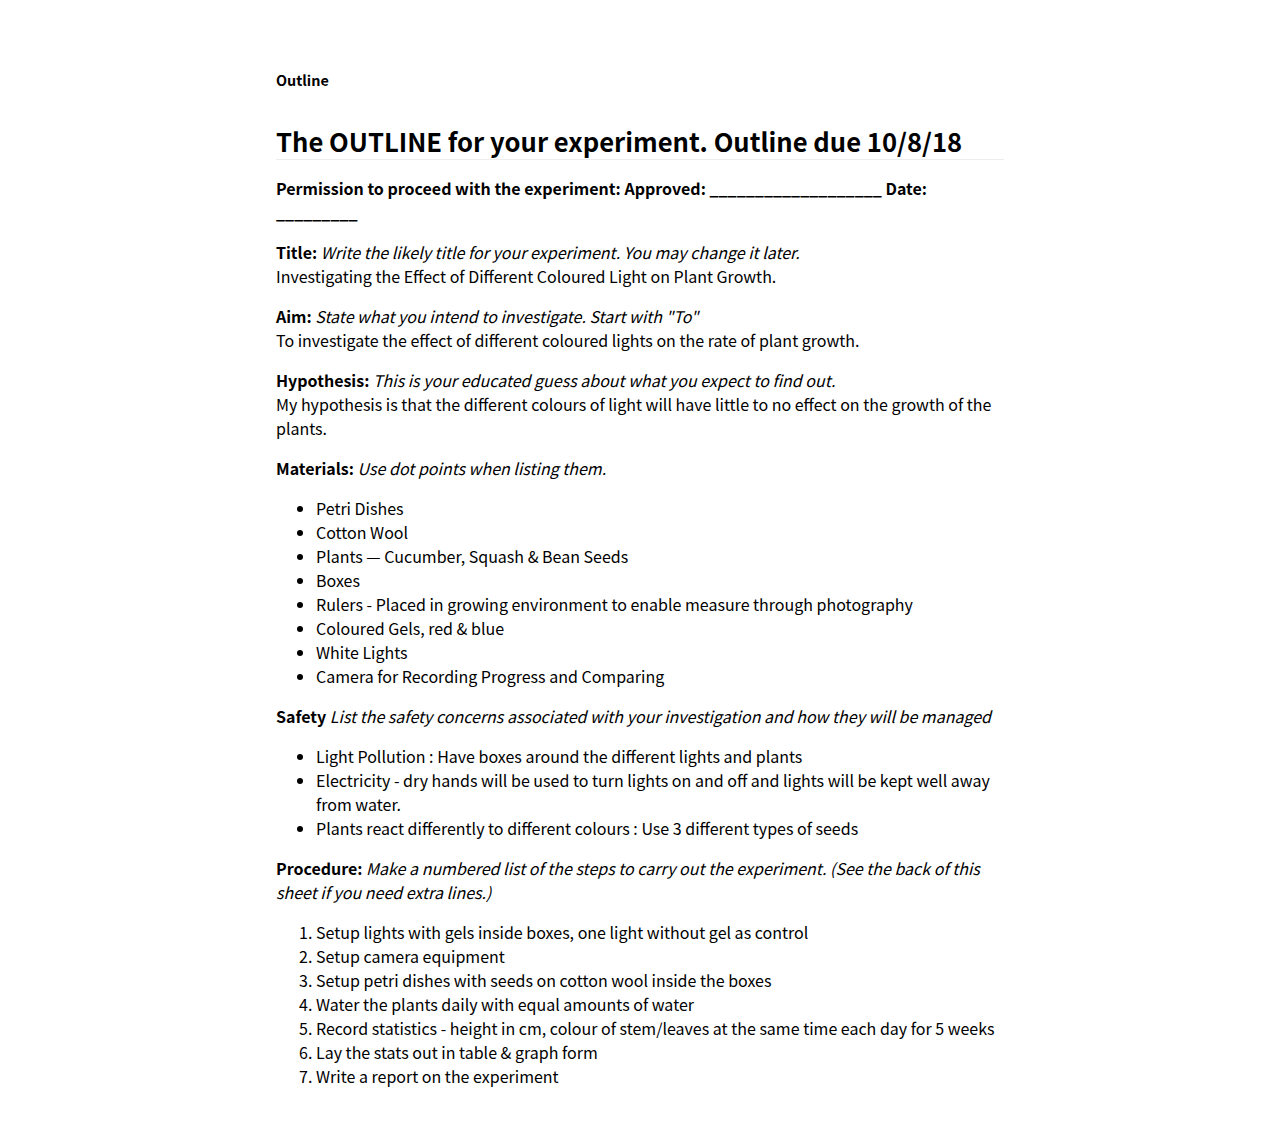
<file: Outline/index.html>
<!DOCTYPE html><html>

<head>
<meta charset="utf-8">
<title>Outline</title>
<style>
html,body{ font-family: "SF UI Display", ".PingFang SC","PingFang SC", "Neue Haas Grotesk Text Pro", "Arial Nova", "Segoe UI", "Microsoft YaHei", "Microsoft JhengHei", "Helvetica Neue", "Source Han Sans SC", "Noto Sans CJK SC", "Source Han Sans CN", "Noto Sans SC", "Source Han Sans TC", "Noto Sans CJK TC", "Hiragino Sans GB", sans-serif;
  font-size: 16px;
  color:#222
  -webkit-text-size-adjust:none;  min-width: 200px;
  max-width: 760px;
  margin: 0 auto; padding: 1rem;
  line-height: 1.5rem;

}
h1,h2,h3,h4,h5,h6{font-family: "PT Sans","SF UI Display", ".PingFang SC","PingFang SC", "Neue Haas Grotesk Text Pro", "Arial Nova", "Segoe UI", "Microsoft YaHei", "Microsoft JhengHei", "Helvetica Neue", "Source Han Sans SC", "Noto Sans CJK SC", "Source Han Sans CN", "Noto Sans SC", "Source Han Sans TC", "Noto Sans CJK TC", "Hiragino Sans GB", sans-serif;
text-rendering:optimizelegibility;margin-bottom:1em;font-weight:bold; line-height: 1.8rem;

}
h1,h2{position:relative;padding-top:1rem;padding-bottom:0.2rem;margin-bottom:1rem;
border-bottom: solid 1px #eee;  
}
h2{padding-top:0.8rem;padding-bottom:0.2rem;}
h1{ font-size: 1.6rem;}
h2{ font-size: 1.4rem;}
h3{ font-size: 1.2rem;}
h4{ font-size: 1.1rem;}
h5{ font-size: 1.0rem;}
h6{ font-size: 0.9rem;}

table{border-collapse:collapse;border-spacing:0;
  margin-top: 0.8rem;
  margin-bottom: 1.4rem;
}
tr{  background-color: #fff;
  border-top: 1px solid #ccc;}
th,td{padding: 5px 14px;
  border: 1px solid #ddd;}

blockquote{font-style:italic;font-size:1.1em;line-height:1.5em;padding-left:1em; border-left:4px solid #D5D5D5;    margin-left: 0;
    margin-right: 0;
    margin-bottom: 1.5rem; }

a{color:#1863a1}
a:hover{color: #1b438d;}
pre,code,p code,li code{font-family:Menlo,Monaco,"Andale Mono","lucida console","Courier New",monospace}

pre{-webkit-border-radius:0.4em;-moz-border-radius:0.4em;-ms-border-radius:0.4em;-o-border-radius:0.4em;border-radius:0.4em;border:1px solid #e7dec3;line-height:1.45em;font-size:0.9rem;margin-bottom:2.1em;padding:.8em 1em;color:#586e75;overflow:auto; background-color:#fdf6e3;}

:not(pre) > code{display:inline-block;white-space:no-wrap;background:#fff;font-size:0.9rem;line-height:1.5em;color:#555;border:1px solid #ddd;-webkit-border-radius:0.4em;-moz-border-radius:0.4em;-ms-border-radius:0.4em;-o-border-radius:0.4em;border-radius:0.4em;padding:0 .3em;margin:-1px 4px;}
pre code{font-size:1em !important;background:none;border:none}

img{max-width:100%;padding: 8px 0px;}


hr {
  height: 0;
  margin: 15px 0;
  overflow: hidden;
  background: transparent;
  border: 0;
  border-bottom: 1px solid #ddd;
}

/* PrismJS 1.14.0
https://prismjs.com/download.html#themes=prism-solarizedlight&languages=markup+css+clike+javascript */
/*
 Solarized Color Schemes originally by Ethan Schoonover
 http://ethanschoonover.com/solarized

 Ported for PrismJS by Hector Matos
 Website: https://krakendev.io
 Twitter Handle: https://twitter.com/allonsykraken)
*/

/*
SOLARIZED HEX
--------- -------
base03    #002b36
base02    #073642
base01    #586e75
base00    #657b83
base0     #839496
base1     #93a1a1
base2     #eee8d5
base3     #fdf6e3
yellow    #b58900
orange    #cb4b16
red       #dc322f
magenta   #d33682
violet    #6c71c4
blue      #268bd2
cyan      #2aa198
green     #859900
*/

code[class*="language-"],
pre[class*="language-"] {
  color: #657b83; /* base00 */
  font-family: Consolas, Monaco, 'Andale Mono', 'Ubuntu Mono', monospace;
  text-align: left;
  white-space: pre;
  word-spacing: normal;
  word-break: normal;
  word-wrap: normal;

  line-height: 1.5;

  -moz-tab-size: 4;
  -o-tab-size: 4;
  tab-size: 4;

  -webkit-hyphens: none;
  -moz-hyphens: none;
  -ms-hyphens: none;
  hyphens: none;
}

pre[class*="language-"]::-moz-selection, pre[class*="language-"] ::-moz-selection,
code[class*="language-"]::-moz-selection, code[class*="language-"] ::-moz-selection {
  background: #073642; /* base02 */
}

pre[class*="language-"]::selection, pre[class*="language-"] ::selection,
code[class*="language-"]::selection, code[class*="language-"] ::selection {
  background: #073642; /* base02 */
}

/* Code blocks */
pre[class*="language-"] {
  padding: 1em;
  margin: .5em 0;
  overflow: auto;
  border-radius: 0.3em;
}

:not(pre) > code[class*="language-"],
pre[class*="language-"] {
  background-color: #fdf6e3; /* base3 */
}

/* Inline code */
:not(pre) > code[class*="language-"] {
  padding: .1em;
  border-radius: .3em;
}

.token.comment,
.token.prolog,
.token.doctype,
.token.cdata {
  color: #93a1a1; /* base1 */
}

.token.punctuation {
  color: #586e75; /* base01 */
}

.namespace {
  opacity: .7;
}

.token.property,
.token.tag,
.token.boolean,
.token.number,
.token.constant,
.token.symbol,
.token.deleted {
  color: #268bd2; /* blue */
}

.token.selector,
.token.attr-name,
.token.string,
.token.char,
.token.builtin,
.token.url,
.token.inserted {
  color: #2aa198; /* cyan */
}

.token.entity {
  color: #657b83; /* base00 */
  background: #eee8d5; /* base2 */
}

.token.atrule,
.token.attr-value,
.token.keyword {
  color: #859900; /* green */
}

.token.function,
.token.class-name {
  color: #b58900; /* yellow */
}

.token.regex,
.token.important,
.token.variable {
  color: #cb4b16; /* orange */
}

.token.important,
.token.bold {
  font-weight: bold;
}
.token.italic {
  font-style: italic;
}

.token.entity {
  cursor: help;
}

pre[class*="language-"].line-numbers {
    position: relative;
    padding-left: 3.8em;
    counter-reset: linenumber;
}

pre[class*="language-"].line-numbers > code {
    position: relative;
    white-space: inherit;
}

.line-numbers .line-numbers-rows {
    position: absolute;
    pointer-events: none;
    top: 0;
    font-size: 100%;
    left: -3.8em;
    width: 3em; /* works for line-numbers below 1000 lines */
    letter-spacing: -1px;
    border-right: 1px solid #999;

    -webkit-user-select: none;
    -moz-user-select: none;
    -ms-user-select: none;
    user-select: none;

}

    .line-numbers-rows > span {
        pointer-events: none;
        display: block;
        counter-increment: linenumber;
    }

        .line-numbers-rows > span:before {
            content: counter(linenumber);
            color: #999;
            display: block;
            padding-right: 0.8em;
            text-align: right;
        }



</style>

<style> @media print{ code[class*="language-"],pre[class*="language-"]{overflow: visible; word-wrap: break-word !important;} }</style></head><body><div class="markdown-body">
<h6 id="toc_0">Outline</h6>

<h1 id="toc_1"><strong>The OUTLINE for your experiment. Outline due 10/8/18</strong></h1>

<p><strong>Permission to proceed with the experiment:     Approved: ___________________ Date: _________</strong></p>

<p><strong>Title:</strong> <em>Write the likely title for your experiment. You may change it later.</em><br/>
Investigating the Effect of Different Coloured Light on Plant Growth.</p>

<p><strong>Aim:</strong> <em>State what you intend to investigate. Start with &quot;To&quot;</em><br/>
To investigate the effect of different coloured lights on the rate of plant growth.</p>

<p><strong>Hypothesis:</strong> <em>This is your educated guess about what you expect to find out.</em><br/>
My hypothesis is that the different colours of light will have little to no effect on the growth of the plants.</p>

<p><strong>Materials:</strong> <em>Use dot points when listing them.</em></p>

<ul>
<li>Petri Dishes</li>
<li>Cotton Wool</li>
<li>Plants — Cucumber, Squash &amp; Bean Seeds</li>
<li>Boxes</li>
<li>Rulers - Placed in growing environment to enable measure through photography</li>
<li>Coloured Gels, red &amp; blue</li>
<li>White Lights</li>
<li>Camera for Recording Progress and Comparing</li>
</ul>

<p><strong>Safety</strong> <em>List the safety concerns associated with your investigation and how they will be managed</em></p>

<ul>
<li>Light Pollution : Have boxes around the different lights and plants</li>
<li>Electricity - dry hands will be used to turn lights on and off and lights will be kept well away from water.</li>
<li>Plants react differently to different colours : Use 3 different types of seeds</li>
</ul>

<p><strong>Procedure:</strong> <em>Make a numbered list of the steps to carry out the experiment. (See the back of this sheet if you need extra lines.)</em></p>

<ol>
<li>Setup lights with gels inside boxes, one light without gel as control</li>
<li>Setup camera equipment</li>
<li>Setup petri dishes with seeds on cotton wool inside the boxes</li>
<li>Water the plants daily with equal amounts of water</li>
<li>Record statistics - height in cm, colour of stem/leaves at the same time each day for 5 weeks</li>
<li>Lay the stats out in table &amp; graph form</li>
<li>Write a report on the experiment</li>
</ol>

</div></body>

</html>
</file>
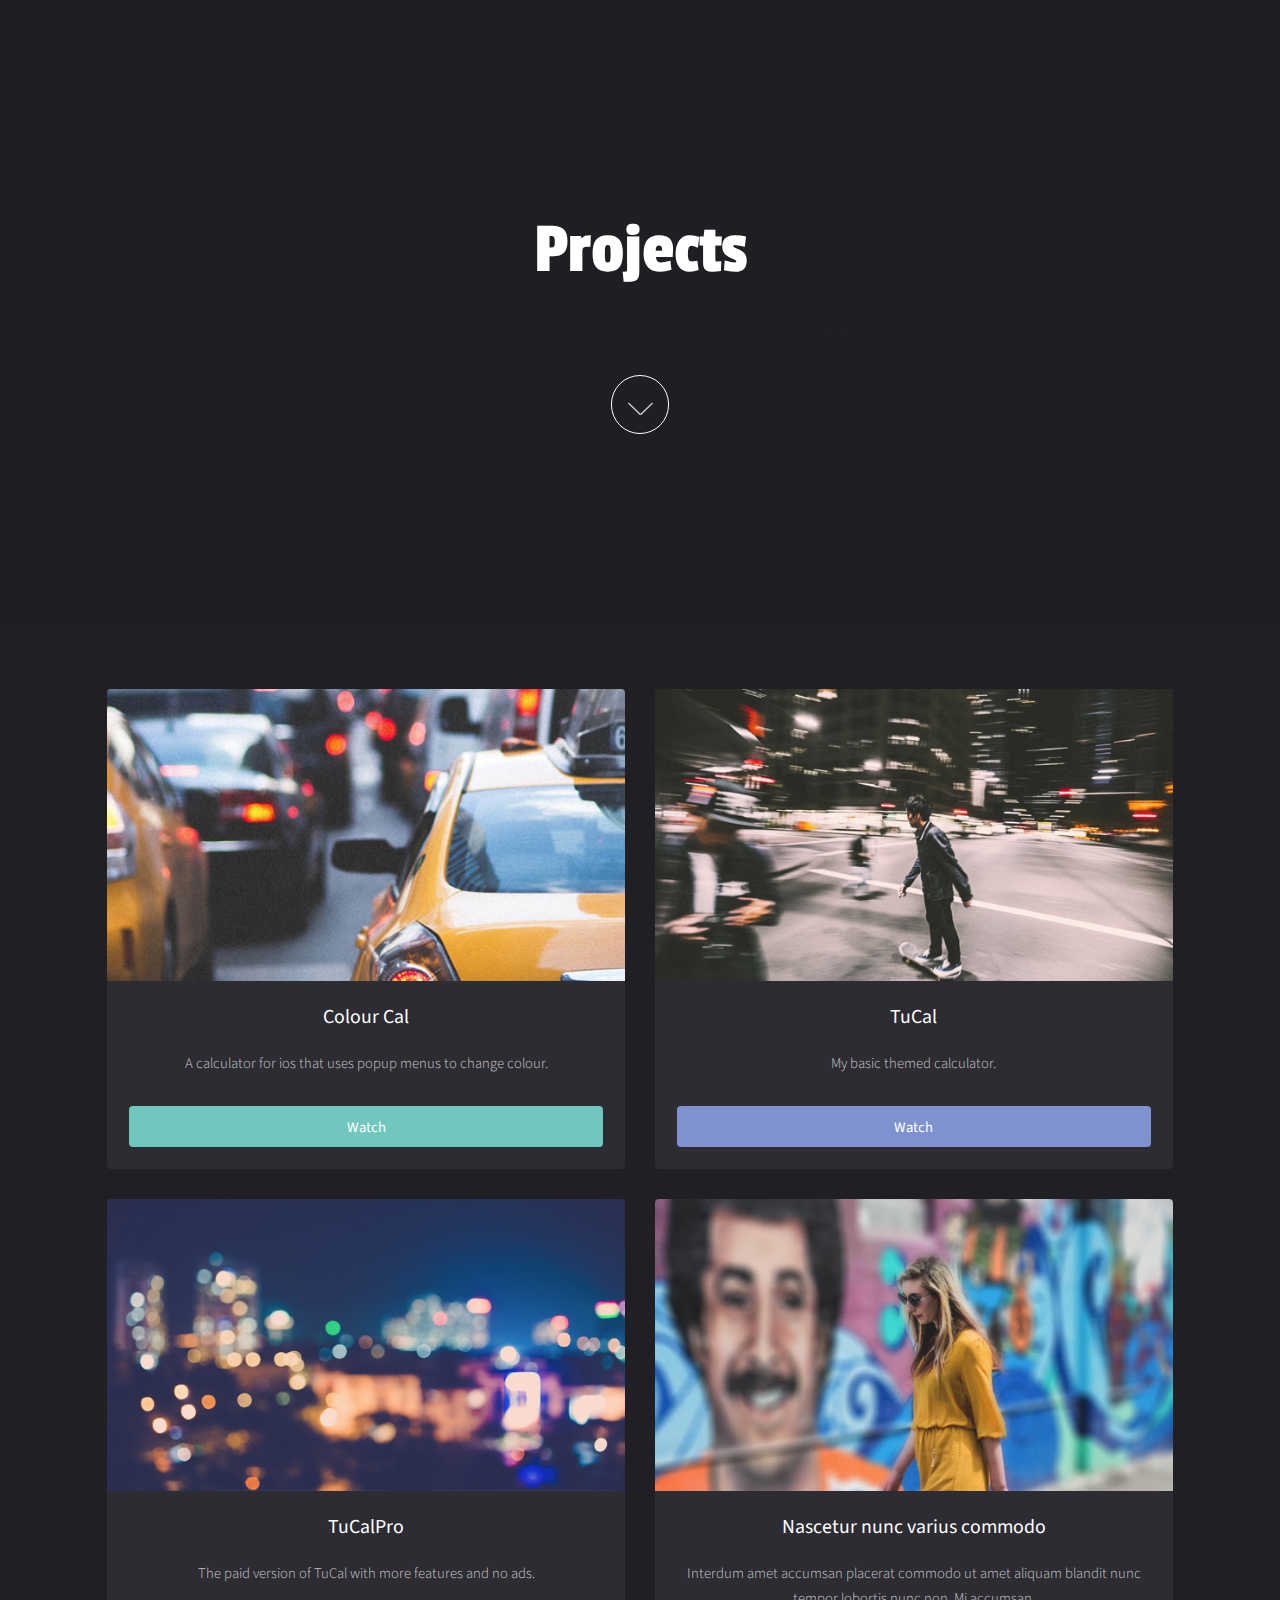
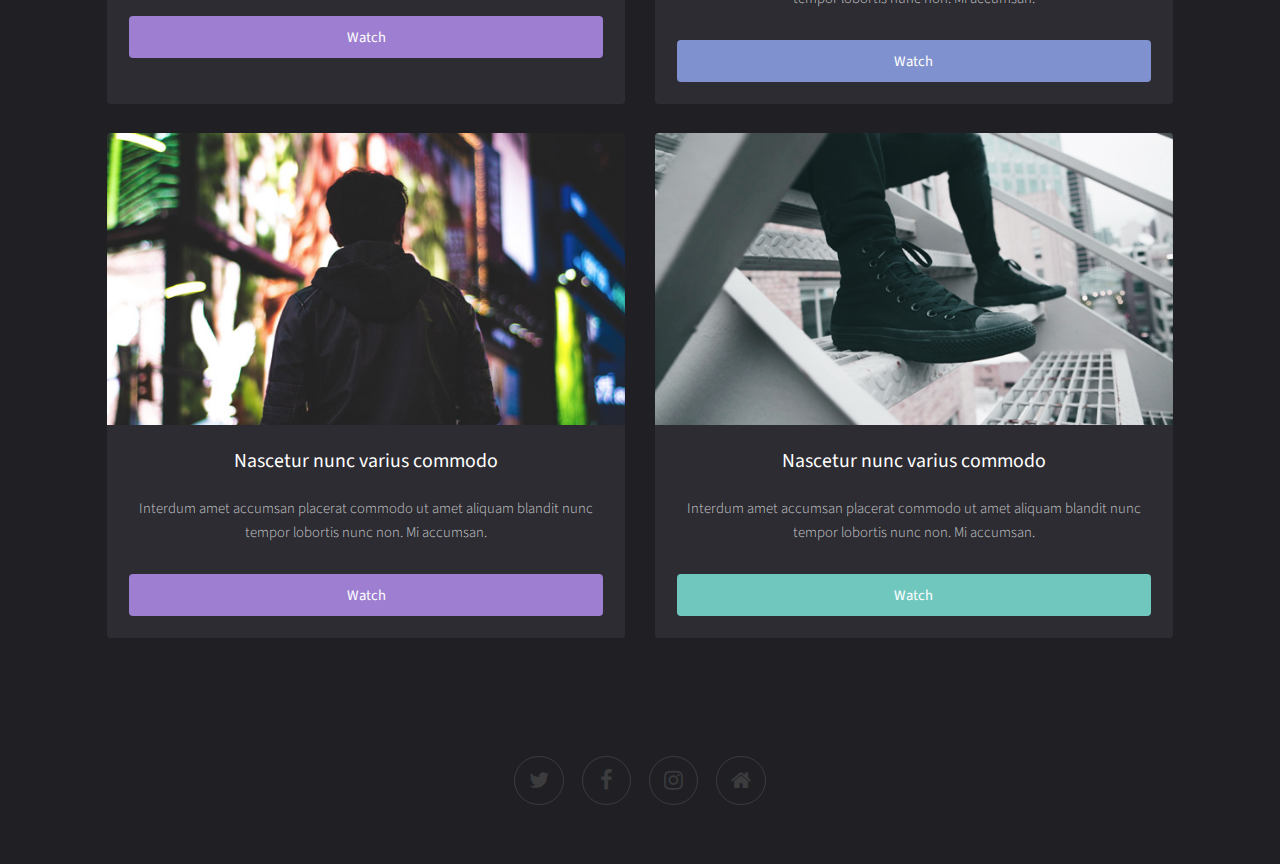
<file: projects/index.html>
<!DOCTYPE HTML>
<!--
	Full Motion by TEMPLATED
	templated.co @templatedco
	Released for free under the Creative Commons Attribution 3.0 license (templated.co/license)
-->
<html>
	<head>
		<title>Projects</title>
		<meta charset="utf-8" />
		<meta name="viewport" content="width=device-width, initial-scale=1" />
		<link rel="stylesheet" href="assets/css/main.css" />
	</head>
	<body id="top">

			<!-- Banner -->
			<!--
				To use a video as your background, set data-video to the name of your video without
				its extension (eg. images/banner). Your video must be available in both .mp4 and .webm
				formats to work correctly.
			-->
				<section id="banner">
					<div class="inner">
						<header>
							<h1>Projects</h1>
							<p>Projects that I made either for school or for fun.</p>
						</header>
						<a href="#main" class="more">Learn More</a>
					</div>
				</section>

			<!-- Main -->
				<div id="main">
					<div class="inner">

					<!-- Boxes -->
						<div class="thumbnails">

							<div class="box">
								<a href="https://youtu.be/s6zR2T9vn2c" class="image fit"><img src="images/pic01.jpg" alt="" /></a>
								<div class="inner">
									<h3>Colour Cal</h3>
									<p>A calculator for ios that uses popup menus to change colour.</p>
									<a href="https://youtu.be/s6zR2T9vn2c" class="button fit" data-poptrox="youtube,800x400">Watch</a>
								</div>
							</div>

							<div class="box">
								<a href="https://youtu.be/s6zR2T9vn2c" class="image fit"><img src="images/pic02.jpg" alt="" /></a>
								<div class="inner">
									<h3>TuCal</h3>
									<p>My basic themed calculator.</p>
									<a href="https://youtu.be/s6zR2T9vn2c" class="button style2 fit" data-poptrox="youtube,800x400">Watch</a>
								</div>
							</div>

							<div class="box">
								<a href="https://youtu.be/s6zR2T9vn2c" class="image fit"><img src="images/pic03.jpg" alt="" /></a>
								<div class="inner">
									<h3>TuCalPro</h3>
									<p>The paid version of TuCal with more features and no ads.</p>
									<a href="https://youtu.be/s6zR2T9vn2c" class="button style3 fit" data-poptrox="youtube,800x400">Watch</a>
								</div>
							</div>

							<div class="box">
								<a href="https://youtu.be/s6zR2T9vn2c" class="image fit"><img src="images/pic04.jpg" alt="" /></a>
								<div class="inner">
									<h3>Nascetur nunc varius commodo</h3>
									<p>Interdum amet accumsan placerat commodo ut amet aliquam blandit nunc tempor lobortis nunc non. Mi accumsan.</p>
									<a href="https://youtu.be/s6zR2T9vn2c" class="button style2 fit" data-poptrox="youtube,800x400">Watch</a>
								</div>
							</div>

							<div class="box">
								<a href="https://youtu.be/s6zR2T9vn2c" class="image fit"><img src="images/pic05.jpg" alt="" /></a>
								<div class="inner">
									<h3>Nascetur nunc varius commodo</h3>
									<p>Interdum amet accumsan placerat commodo ut amet aliquam blandit nunc tempor lobortis nunc non. Mi accumsan.</p>
									<a href="https://youtu.be/s6zR2T9vn2c" class="button style3 fit" data-poptrox="youtube,800x400">Watch</a>
								</div>
							</div>

							<div class="box">
								<a href="https://youtu.be/s6zR2T9vn2c" class="image fit"><img src="images/pic06.jpg" alt="" /></a>
								<div class="inner">
									<h3>Nascetur nunc varius commodo</h3>
									<p>Interdum amet accumsan placerat commodo ut amet aliquam blandit nunc tempor lobortis nunc non. Mi accumsan.</p>
									<a href="https://youtu.be/s6zR2T9vn2c" class="button fit" data-poptrox="youtube,800x400">Watch</a>
								</div>
							</div>

						</div>

					</div>
				</div>

			<!-- Footer -->
				<footer id="footer">
					<div class="inner">
						<ul class="icons">
							<li><a href="#" class="icon fa-twitter"><span class="label">Twitter</span></a></li>
							<li><a href="#" class="icon fa-facebook"><span class="label">Facebook</span></a></li>
							<li><a href="#" class="icon fa-instagram"><span class="label">Instagram</span></a></li>
							<li><a href="../index.html" class="icon fa-home"><span class="label">Home</span></a></li>
						</ul>
					</div>
				</footer>

		<!-- Scripts -->
			<script src="assets/js/jquery.min.js"></script>
			<script src="assets/js/jquery.scrolly.min.js"></script>
			<script src="assets/js/jquery.poptrox.min.js"></script>
			<script src="assets/js/skel.min.js"></script>
			<script src="assets/js/util.js"></script>
			<script src="assets/js/main.js"></script>

	</body>
</html>
</file>
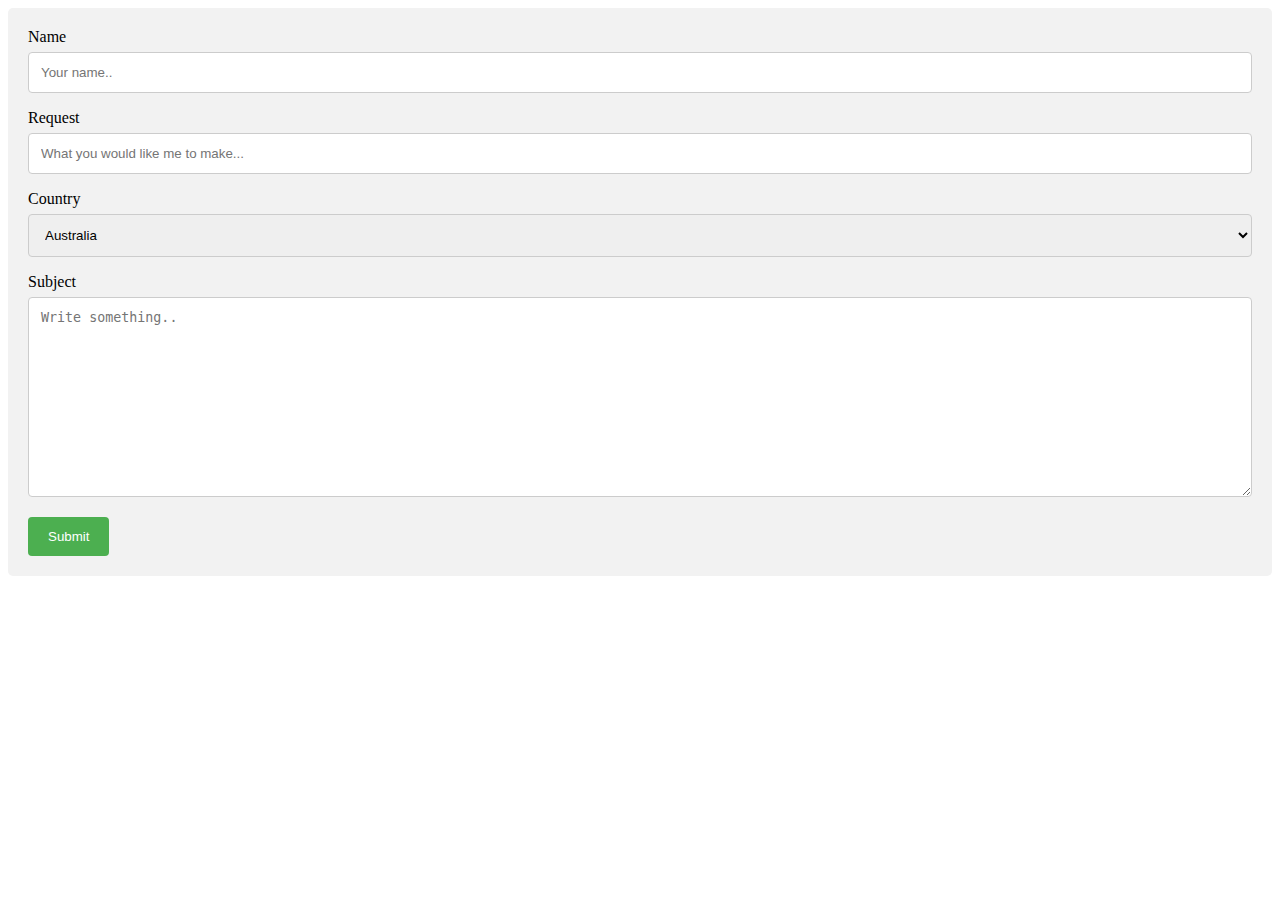
<file: requests/index.html>
<!DOCTYPE HTML>
<html>
	<head>
		<meta charset="UTF-8">
		<meta name="viewport" content="width=device-width, initial-scale=1">
		<link rel="stylesheet" href="index.css">
		<title>Programming Requests</title>
	</head>
	
	<body>
		<div class="container">
  			<form action="action_page.php">

    			<label for="fname">Name</label>
   				<input type="text" id="fname" name="firstname" placeholder="Your name..">

  				<label for="lname">Request</label>
    			<input type="text" id="lname" name="lastname" placeholder="What you would like me to make...">

    			<label for="country">Country</label>
    			<select id="country" name="country">
      			<option value="australia">Australia</option>
      			<option value="canada">Canada</option>
      			<option value="usa">USA</option>
    			</select>

    			<label for="subject">Subject</label>
    			<textarea id="subject" name="subject" placeholder="Write something.." style="height:200px"></textarea>

    			<input type="submit" value="Submit">

  			</form>
		</div>
	</body>
</html>
</file>
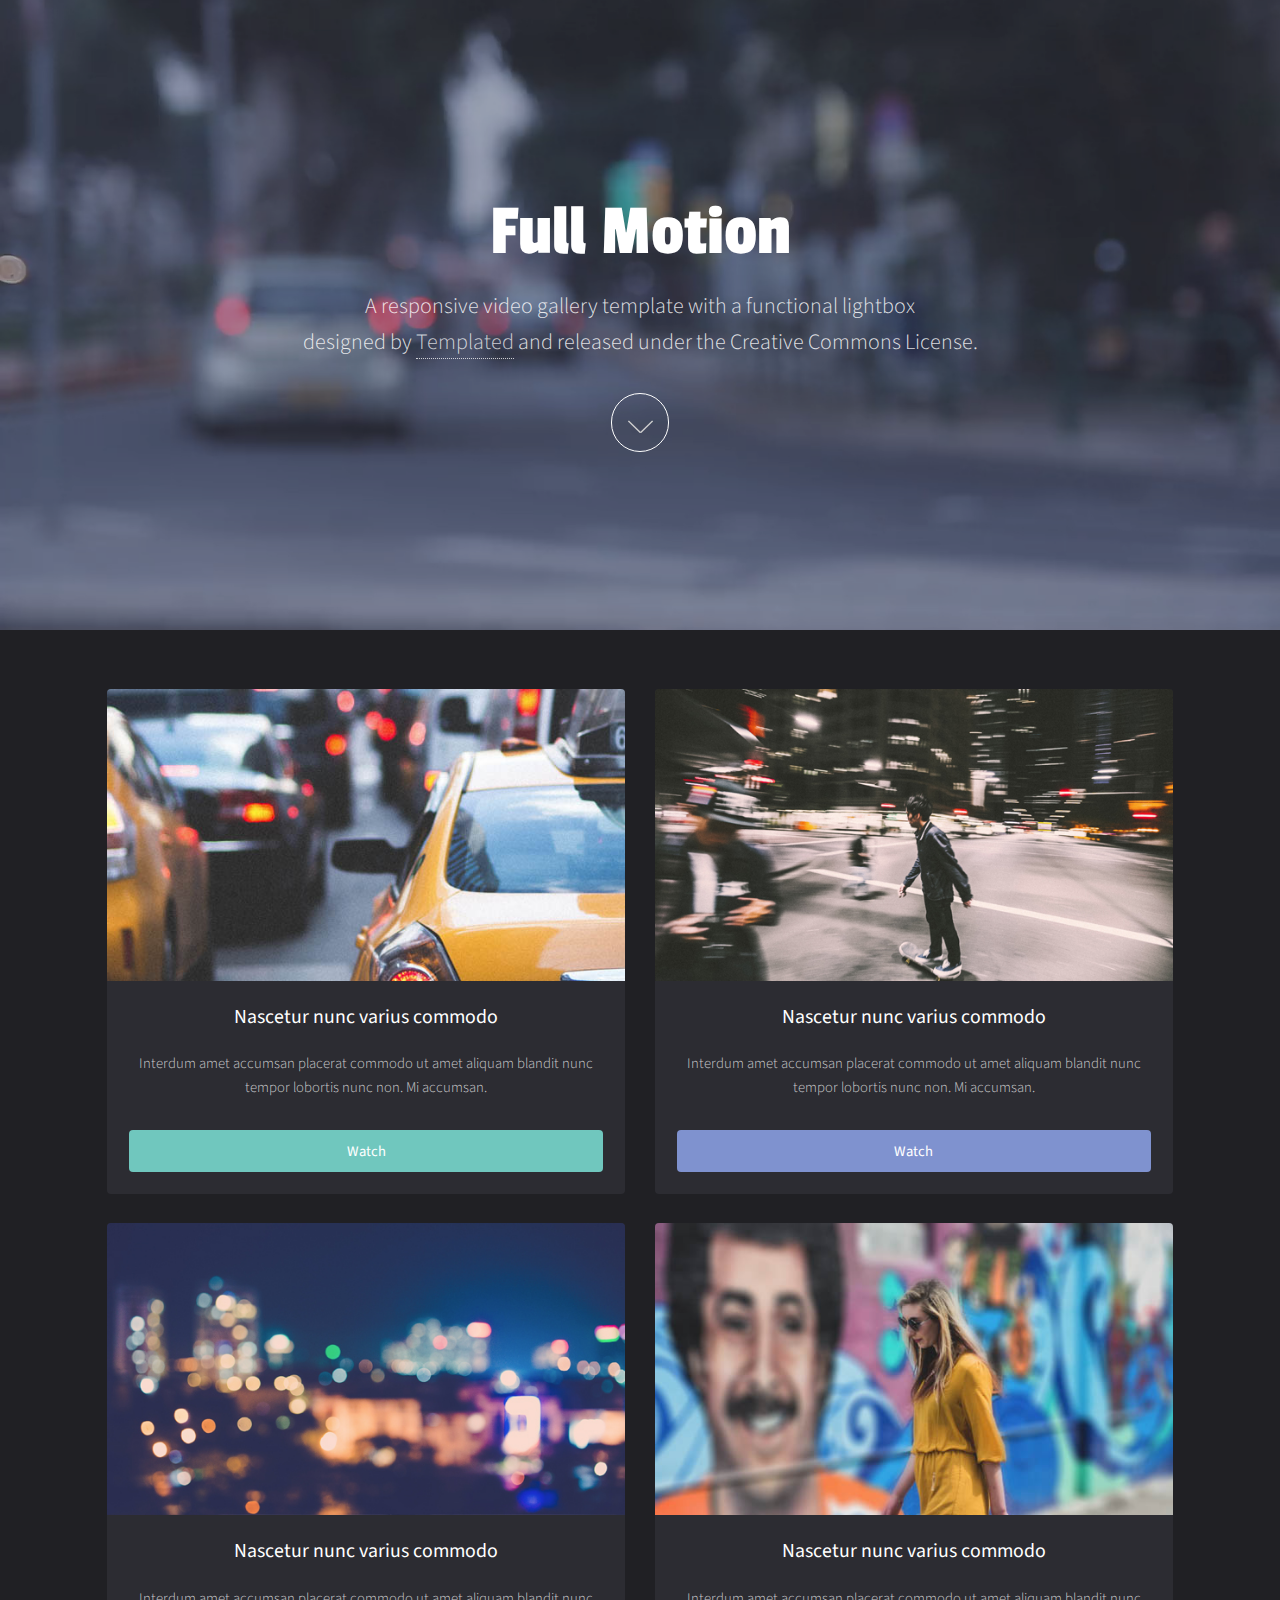
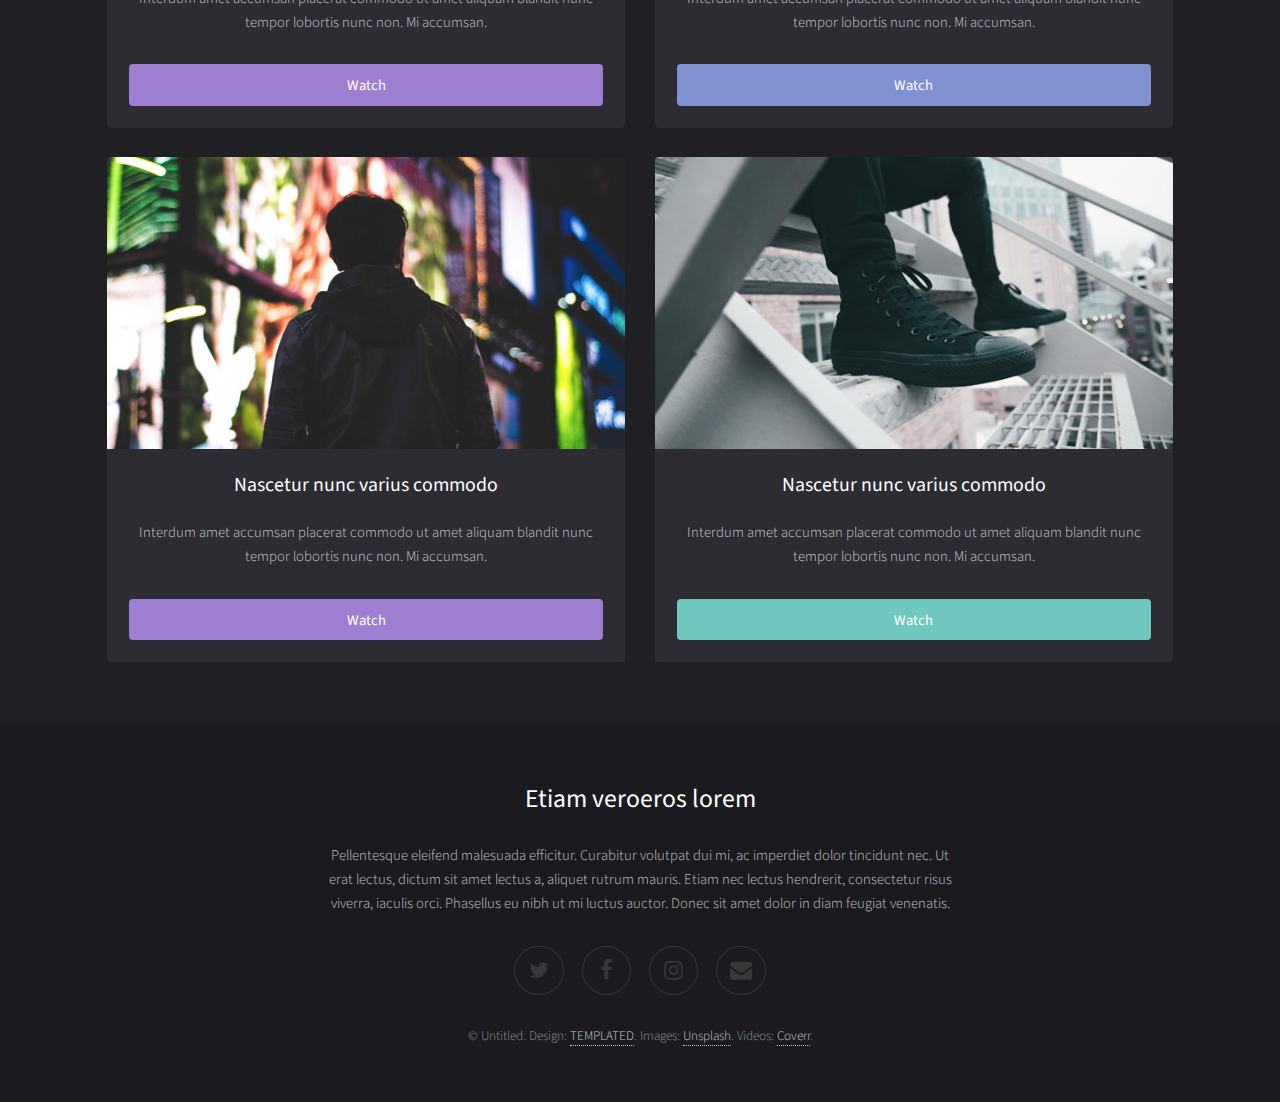
<file: assets/projects/index.html>
<!DOCTYPE HTML>
<!--
	Full Motion by TEMPLATED
	templated.co @templatedco
	Released for free under the Creative Commons Attribution 3.0 license (templated.co/license)
-->
<html>
	<head>
		<title>Full Motion</title>
		<meta charset="utf-8" />
		<meta name="viewport" content="width=device-width, initial-scale=1" />
		<link rel="stylesheet" href="assets/css/main.css" />
	</head>
	<body id="top">

			<!-- Banner -->
			<!--
				To use a video as your background, set data-video to the name of your video without
				its extension (eg. images/banner). Your video must be available in both .mp4 and .webm
				formats to work correctly.
			-->
				<section id="banner" data-video="images/banner">
					<div class="inner">
						<header>
							<h1>Full Motion</h1>
							<p>A responsive video gallery template with a functional lightbox<br />
							designed by <a href="https://templated.co/">Templated</a> and released under the Creative Commons License.</p>
						</header>
						<a href="#main" class="more">Learn More</a>
					</div>
				</section>

			<!-- Main -->
				<div id="main">
					<div class="inner">

					<!-- Boxes -->
						<div class="thumbnails">

							<div class="box">
								<a href="https://youtu.be/s6zR2T9vn2c" class="image fit"><img src="images/pic01.jpg" alt="" /></a>
								<div class="inner">
									<h3>Nascetur nunc varius commodo</h3>
									<p>Interdum amet accumsan placerat commodo ut amet aliquam blandit nunc tempor lobortis nunc non. Mi accumsan.</p>
									<a href="https://youtu.be/s6zR2T9vn2c" class="button fit" data-poptrox="youtube,800x400">Watch</a>
								</div>
							</div>

							<div class="box">
								<a href="https://youtu.be/s6zR2T9vn2c" class="image fit"><img src="images/pic02.jpg" alt="" /></a>
								<div class="inner">
									<h3>Nascetur nunc varius commodo</h3>
									<p>Interdum amet accumsan placerat commodo ut amet aliquam blandit nunc tempor lobortis nunc non. Mi accumsan.</p>
									<a href="https://youtu.be/s6zR2T9vn2c" class="button style2 fit" data-poptrox="youtube,800x400">Watch</a>
								</div>
							</div>

							<div class="box">
								<a href="https://youtu.be/s6zR2T9vn2c" class="image fit"><img src="images/pic03.jpg" alt="" /></a>
								<div class="inner">
									<h3>Nascetur nunc varius commodo</h3>
									<p>Interdum amet accumsan placerat commodo ut amet aliquam blandit nunc tempor lobortis nunc non. Mi accumsan.</p>
									<a href="https://youtu.be/s6zR2T9vn2c" class="button style3 fit" data-poptrox="youtube,800x400">Watch</a>
								</div>
							</div>

							<div class="box">
								<a href="https://youtu.be/s6zR2T9vn2c" class="image fit"><img src="images/pic04.jpg" alt="" /></a>
								<div class="inner">
									<h3>Nascetur nunc varius commodo</h3>
									<p>Interdum amet accumsan placerat commodo ut amet aliquam blandit nunc tempor lobortis nunc non. Mi accumsan.</p>
									<a href="https://youtu.be/s6zR2T9vn2c" class="button style2 fit" data-poptrox="youtube,800x400">Watch</a>
								</div>
							</div>

							<div class="box">
								<a href="https://youtu.be/s6zR2T9vn2c" class="image fit"><img src="images/pic05.jpg" alt="" /></a>
								<div class="inner">
									<h3>Nascetur nunc varius commodo</h3>
									<p>Interdum amet accumsan placerat commodo ut amet aliquam blandit nunc tempor lobortis nunc non. Mi accumsan.</p>
									<a href="https://youtu.be/s6zR2T9vn2c" class="button style3 fit" data-poptrox="youtube,800x400">Watch</a>
								</div>
							</div>

							<div class="box">
								<a href="https://youtu.be/s6zR2T9vn2c" class="image fit"><img src="images/pic06.jpg" alt="" /></a>
								<div class="inner">
									<h3>Nascetur nunc varius commodo</h3>
									<p>Interdum amet accumsan placerat commodo ut amet aliquam blandit nunc tempor lobortis nunc non. Mi accumsan.</p>
									<a href="https://youtu.be/s6zR2T9vn2c" class="button fit" data-poptrox="youtube,800x400">Watch</a>
								</div>
							</div>

						</div>

					</div>
				</div>

			<!-- Footer -->
				<footer id="footer">
					<div class="inner">
						<h2>Etiam veroeros lorem</h2>
						<p>Pellentesque eleifend malesuada efficitur. Curabitur volutpat dui mi, ac imperdiet dolor tincidunt nec. Ut erat lectus, dictum sit amet lectus a, aliquet rutrum mauris. Etiam nec lectus hendrerit, consectetur risus viverra, iaculis orci. Phasellus eu nibh ut mi luctus auctor. Donec sit amet dolor in diam feugiat venenatis. </p>

						<ul class="icons">
							<li><a href="#" class="icon fa-twitter"><span class="label">Twitter</span></a></li>
							<li><a href="#" class="icon fa-facebook"><span class="label">Facebook</span></a></li>
							<li><a href="#" class="icon fa-instagram"><span class="label">Instagram</span></a></li>
							<li><a href="#" class="icon fa-envelope"><span class="label">Email</span></a></li>
						</ul>
						<p class="copyright">&copy; Untitled. Design: <a href="https://templated.co">TEMPLATED</a>. Images: <a href="https://unsplash.com/">Unsplash</a>. Videos: <a href="http://coverr.co/">Coverr</a>.</p>
					</div>
				</footer>

		<!-- Scripts -->
			<script src="assets/js/jquery.min.js"></script>
			<script src="assets/js/jquery.scrolly.min.js"></script>
			<script src="assets/js/jquery.poptrox.min.js"></script>
			<script src="assets/js/skel.min.js"></script>
			<script src="assets/js/util.js"></script>
			<script src="assets/js/main.js"></script>

	</body>
</html>
</file>
<file: requests/index.css>
/* Style inputs with type="text", select elements and textareas */
input[type=text], select, textarea {
  width: 100%; /* Full width */
  padding: 12px; /* Some padding */  
  border: 1px solid #ccc; /* Gray border */
  border-radius: 4px; /* Rounded borders */
  box-sizing: border-box; /* Make sure that padding and width stays in place */
  margin-top: 6px; /* Add a top margin */
  margin-bottom: 16px; /* Bottom margin */
  resize: vertical /* Allow the user to vertically resize the textarea (not horizontally) */
}

/* Style the submit button with a specific background color etc */
input[type=submit] {
  background-color: #4CAF50;
  color: white;
  padding: 12px 20px;
  border: none;
  border-radius: 4px;
  cursor: pointer;
}

/* When moving the mouse over the submit button, add a darker green color */
input[type=submit]:hover {
  background-color: #45a049;
}

/* Add a background color and some padding around the form */
.container {
  border-radius: 5px;
  background-color: #f2f2f2;
  padding: 20px;
}
</file>
<file: projects/assets/css/main.css>
@charset "UTF-8";
@import url(font-awesome.min.css);
@import url("https://fonts.googleapis.com/css?family=Source+Sans+Pro:300,400|Passion+One:400");

/*
	Full Motion by TEMPLATED
	templated.co @templatedco
	Released for free under the Creative Commons Attribution 3.0 license (templated.co/license)
*/

/* Reset */

	html, body, div, span, applet, object, iframe, h1, h2, h3, h4, h5, h6, p, blockquote, pre, a, abbr, acronym, address, big, cite, code, del, dfn, em, img, ins, kbd, q, s, samp, small, strike, strong, sub, sup, tt, var, b, u, i, center, dl, dt, dd, ol, ul, li, fieldset, form, label, legend, table, caption, tbody, tfoot, thead, tr, th, td, article, aside, canvas, details, embed, figure, figcaption, footer, header, hgroup, menu, nav, output, ruby, section, summary, time, mark, audio, video {
		margin: 0;
		padding: 0;
		border: 0;
		font-size: 100%;
		font: inherit;
		vertical-align: baseline;
	}

	article, aside, details, figcaption, figure, footer, header, hgroup, menu, nav, section {
		display: block;
	}

	body {
		line-height: 1;
	}

	ol, ul {
		list-style: none;
	}

	blockquote, q {
		quotes: none;
	}

	blockquote:before, blockquote:after, q:before, q:after {
		content: '';
		content: none;
	}

	table {
		border-collapse: collapse;
		border-spacing: 0;
	}

	body {
		-webkit-text-size-adjust: none;
	}

/* Box Model */

	*, *:before, *:after {
		-moz-box-sizing: border-box;
		-webkit-box-sizing: border-box;
		box-sizing: border-box;
	}

/* Basic */

	@-ms-viewport {
		width: device-width;
	}

	body {
		-ms-overflow-style: scrollbar;
	}

	@media screen and (max-width: 480px) {

		html, body {
			min-width: 320px;
		}

	}

	body {
		background: #202024;
	}

		body.is-loading *, body.is-loading *:before, body.is-loading *:after {
			-moz-animation: none !important;
			-webkit-animation: none !important;
			-ms-animation: none !important;
			animation: none !important;
			-moz-transition: none !important;
			-webkit-transition: none !important;
			-ms-transition: none !important;
			transition: none !important;
		}

/* Type */

	body, input, select, textarea {
		color: rgba(255, 255, 255, 0.75);
		font-family: "Source Sans Pro", sans-serif;
		font-size: 14pt;
		font-weight: 300;
		line-height: 1.65;
	}

		@media screen and (max-width: 1680px) {

			body, input, select, textarea {
				font-size: 11pt;
			}

		}

		@media screen and (max-width: 1280px) {

			body, input, select, textarea {
				font-size: 11pt;
			}

		}

		@media screen and (max-width: 980px) {

			body, input, select, textarea {
				font-size: 12pt;
			}

		}

		@media screen and (max-width: 736px) {

			body, input, select, textarea {
				font-size: 12pt;
			}

		}

		@media screen and (max-width: 480px) {

			body, input, select, textarea {
				font-size: 12pt;
			}

		}

	a {
		-moz-transition: background-color 0.2s ease-in-out, color 0.2s ease-in-out;
		-webkit-transition: background-color 0.2s ease-in-out, color 0.2s ease-in-out;
		-ms-transition: background-color 0.2s ease-in-out, color 0.2s ease-in-out;
		transition: background-color 0.2s ease-in-out, color 0.2s ease-in-out;
		color: rgba(255, 255, 255, 0.75);
		text-decoration: none;
		border-bottom: 1px dotted;
		outline: 0;
	}

		a:hover {
			color: #FFF;
			border: none;
		}

	strong, b {
		color: #fff;
		font-weight: 400;
	}

	em, i {
		font-style: italic;
	}

	p {
		margin: 0 0 2em 0;
	}

	h1, h2, h3, h4, h5, h6 {
		color: #fff;
		font-weight: 400;
		line-height: 1.5;
		margin: 0 0 1em 0;
	}

		h1 a, h2 a, h3 a, h4 a, h5 a, h6 a {
			color: inherit;
			text-decoration: none;
		}

	h2 {
		font-size: 1.75em;
	}

	h3 {
		font-size: 1.35em;
	}

	h4 {
		font-size: 1.1em;
	}

	h5 {
		font-size: 0.9em;
	}

	h6 {
		font-size: 0.7em;
	}

	sub {
		font-size: 0.8em;
		position: relative;
		top: 0.5em;
	}

	sup {
		font-size: 0.8em;
		position: relative;
		top: -0.5em;
	}

	blockquote {
		border-left: solid 4px rgba(144, 144, 144, 0.25);
		font-style: italic;
		margin: 0 0 2em 0;
		padding: 0.5em 0 0.5em 2em;
	}

	code {
		background: rgba(144, 144, 144, 0.075);
		border-radius: 4px;
		border: solid 1px rgba(144, 144, 144, 0.25);
		font-family: "Courier New", monospace;
		font-size: 0.9em;
		margin: 0 0.25em;
		padding: 0.25em 0.65em;
	}

	pre {
		-webkit-overflow-scrolling: touch;
		font-family: "Courier New", monospace;
		font-size: 0.9em;
		margin: 0 0 2em 0;
	}

		pre code {
			display: block;
			line-height: 1.75;
			padding: 1em 1.5em;
			overflow-x: auto;
		}

	hr {
		border: 0;
		border-bottom: solid 1px rgba(144, 144, 144, 0.25);
		margin: 2em 0;
	}

		hr.major {
			margin: 3em 0;
		}

	.align-left {
		text-align: left;
	}

	.align-center {
		text-align: center;
	}

	.align-right {
		text-align: right;
	}

/* Section/Article */

	section.special, article.special {
		text-align: center;
	}

	header p {
		color: rgba(255, 255, 255, 0.5);
		position: relative;
		margin: 0 0 1.5em 0;
	}

	header h2 + p {
		font-size: 1.25em;
		margin-top: -1em;
	}

	header h3 + p {
		font-size: 1.1em;
		margin-top: -0.8em;
	}

	header h4 + p,
	header h5 + p,
	header h6 + p {
		font-size: 0.9em;
		margin-top: -0.6em;
	}

/* Box */

	.thumbnails {
		display: -moz-flex;
		display: -webkit-flex;
		display: -ms-flex;
		display: flex;
		-moz-align-items: stretch;
		-webkit-align-items: stretch;
		-ms-align-items: stretch;
		align-items: stretch;
		-moz-justify-content: center;
		-webkit-justify-content: center;
		-ms-justify-content: center;
		justify-content: center;
		-moz-flex-wrap: wrap;
		-webkit-flex-wrap: wrap;
		-ms-flex-wrap: wrap;
		flex-wrap: wrap;
	}

		.thumbnails .box {
			margin: 0 1em 2em 1em;
			width: 30%;
		}

			@media screen and (max-width: 1280px) {

				.thumbnails .box {
					width: 45%;
				}

			}

			@media screen and (max-width: 736px) {

				.thumbnails .box {
					width: 100%;
				}

			}

/* Form */

	form {
		margin: 0 0 2em 0;
	}

	label {
		color: #fff;
		display: block;
		font-size: 0.9em;
		font-weight: 400;
		margin: 0 0 1em 0;
	}

	input[type="text"],
	input[type="password"],
	input[type="email"],
	input[type="tel"],
	select,
	textarea {
		-moz-appearance: none;
		-webkit-appearance: none;
		-ms-appearance: none;
		appearance: none;
		background: rgba(144, 144, 144, 0.075);
		border-radius: 4px;
		border: none;
		border: solid 1px rgba(144, 144, 144, 0.25);
		color: inherit;
		display: block;
		outline: 0;
		padding: 0 1em;
		text-decoration: none;
		width: 100%;
	}

		input[type="text"]:invalid,
		input[type="password"]:invalid,
		input[type="email"]:invalid,
		input[type="tel"]:invalid,
		select:invalid,
		textarea:invalid {
			box-shadow: none;
		}

		input[type="text"]:focus,
		input[type="password"]:focus,
		input[type="email"]:focus,
		input[type="tel"]:focus,
		select:focus,
		textarea:focus {
			border-color: #ff8686;
			box-shadow: 0 0 0 1px #ff8686;
		}

	.select-wrapper {
		text-decoration: none;
		display: block;
		position: relative;
	}

		.select-wrapper:before {
			content: "";
			-moz-osx-font-smoothing: grayscale;
			-webkit-font-smoothing: antialiased;
			font-family: FontAwesome;
			font-style: normal;
			font-weight: normal;
			text-transform: none !important;
		}

		.select-wrapper:before {
			color: rgba(144, 144, 144, 0.25);
			display: block;
			height: 2.75em;
			line-height: 2.75em;
			pointer-events: none;
			position: absolute;
			right: 0;
			text-align: center;
			top: 0;
			width: 2.75em;
		}

		.select-wrapper select::-ms-expand {
			display: none;
		}

	input[type="text"],
	input[type="password"],
	input[type="email"],
	select {
		height: 2.75em;
	}

	textarea {
		padding: 0.75em 1em;
	}

	input[type="checkbox"],
	input[type="radio"] {
		-moz-appearance: none;
		-webkit-appearance: none;
		-ms-appearance: none;
		appearance: none;
		display: block;
		float: left;
		margin-right: -2em;
		opacity: 0;
		width: 1em;
		z-index: -1;
	}

		input[type="checkbox"] + label,
		input[type="radio"] + label {
			text-decoration: none;
			color: rgba(255, 255, 255, 0.75);
			cursor: pointer;
			display: inline-block;
			font-size: 1em;
			font-weight: 300;
			padding-left: 2.4em;
			padding-right: 0.75em;
			position: relative;
		}

			input[type="checkbox"] + label:before,
			input[type="radio"] + label:before {
				-moz-osx-font-smoothing: grayscale;
				-webkit-font-smoothing: antialiased;
				font-family: FontAwesome;
				font-style: normal;
				font-weight: normal;
				text-transform: none !important;
			}

			input[type="checkbox"] + label:before,
			input[type="radio"] + label:before {
				background: rgba(144, 144, 144, 0.075);
				border-radius: 4px;
				border: solid 1px rgba(144, 144, 144, 0.25);
				content: '';
				display: inline-block;
				height: 1.65em;
				left: 0;
				line-height: 1.58125em;
				position: absolute;
				text-align: center;
				top: 0;
				width: 1.65em;
			}

		input[type="checkbox"]:checked + label:before,
		input[type="radio"]:checked + label:before {
			background: #ff8686;
			border-color: #ff8686;
			color: #ffffff;
			content: '\f00c';
		}

		input[type="checkbox"]:focus + label:before,
		input[type="radio"]:focus + label:before {
			border-color: #ff8686;
			box-shadow: 0 0 0 1px #ff8686;
		}

	input[type="checkbox"] + label:before {
		border-radius: 4px;
	}

	input[type="radio"] + label:before {
		border-radius: 100%;
	}

	::-webkit-input-placeholder {
		color: rgba(255, 255, 255, 0.5) !important;
		opacity: 1.0;
	}

	:-moz-placeholder {
		color: rgba(255, 255, 255, 0.5) !important;
		opacity: 1.0;
	}

	::-moz-placeholder {
		color: rgba(255, 255, 255, 0.5) !important;
		opacity: 1.0;
	}

	:-ms-input-placeholder {
		color: rgba(255, 255, 255, 0.5) !important;
		opacity: 1.0;
	}

	.formerize-placeholder {
		color: rgba(255, 255, 255, 0.5) !important;
		opacity: 1.0;
	}

/* Box */

	.box {
		border-radius: 4px;
		margin-bottom: 2em;
		background: #2c2c32;
		text-align: center;
	}

		.box > :last-child,
		.box > :last-child > :last-child,
		.box > :last-child > :last-child > :last-child {
			margin-bottom: 0;
		}

		.box .image.fit {
			margin: 0;
		}

		.box .image img {
			border-radius: 4px 4px 0 0;
		}

		.box .inner {
			padding: 1.5em;
			width: 100% !important;
		}

			@media screen and (max-width: 480px) {

				.box .inner {
					padding: 1em;
				}

			}

		.box.alt {
			border: 0;
			border-radius: 0;
			padding: 0;
		}

/* Icon */

	.icon {
		text-decoration: none;
		border-bottom: none;
		position: relative;
	}

		.icon:before {
			-moz-osx-font-smoothing: grayscale;
			-webkit-font-smoothing: antialiased;
			font-family: FontAwesome;
			font-style: normal;
			font-weight: normal;
			text-transform: none !important;
		}

		.icon > .label {
			display: none;
		}

/* Image */

	.image {
		border-radius: 4px;
		border: 0;
		display: inline-block;
		position: relative;
	}

		.image img {
			border-radius: 4px;
			display: block;
		}

		.image.left, .image.right {
			max-width: 40%;
		}

			.image.left img, .image.right img {
				width: 100%;
			}

		.image.left {
			float: left;
			padding: 0 1.5em 1em 0;
			top: 0.25em;
		}

		.image.right {
			float: right;
			padding: 0 0 1em 1.5em;
			top: 0.25em;
		}

		.image.fit {
			display: block;
			margin: 0 0 2em 0;
			width: 100%;
		}

			.image.fit img {
				width: 100%;
			}

		.image.main {
			display: block;
			margin: 0 0 3em 0;
			width: 100%;
		}

			.image.main img {
				width: 100%;
			}

/* List */

	ol {
		list-style: decimal;
		margin: 0 0 2em 0;
		padding-left: 1.25em;
	}

		ol li {
			padding-left: 0.25em;
		}

	ul {
		list-style: disc;
		margin: 0 0 2em 0;
		padding-left: 1em;
	}

		ul li {
			padding-left: 0.5em;
		}

		ul.alt {
			list-style: none;
			padding-left: 0;
		}

			ul.alt li {
				border-top: solid 1px rgba(144, 144, 144, 0.25);
				padding: 0.5em 0;
			}

				ul.alt li:first-child {
					border-top: 0;
					padding-top: 0;
				}

		ul.icons {
			cursor: default;
			list-style: none;
			padding-left: 0;
		}

			ul.icons li {
				display: inline-block;
				text-align: center;
				padding-left: 0;
				padding-right: 1em;
			}

				ul.icons li a {
					display: block;
					border-radius: 100%;
					margin: 0;
					padding: 0.5em;
					border: solid 1px rgba(144, 144, 144, 0.25);
					color: rgba(144, 144, 144, 0.25);
				}

					ul.icons li a:before {
						font-size: 1.5em;
						display: block;
						width: 1.5em;
						height: 1.5em;
						line-height: 1.5em;
					}

					ul.icons li a:hover {
						background-color: #202024;
						color: #FFF;
					}

				ul.icons li:last-child {
					padding-right: 0;
				}

		ul.actions {
			cursor: default;
			list-style: none;
			padding-left: 0;
		}

			ul.actions li {
				display: inline-block;
				padding: 0 1em 0 0;
				vertical-align: middle;
			}

				ul.actions li:last-child {
					padding-right: 0;
				}

			ul.actions.small li {
				padding: 0 0.5em 0 0;
			}

			ul.actions.vertical li {
				display: block;
				padding: 1em 0 0 0;
			}

				ul.actions.vertical li:first-child {
					padding-top: 0;
				}

				ul.actions.vertical li > * {
					margin-bottom: 0;
				}

			ul.actions.vertical.small li {
				padding: 0.5em 0 0 0;
			}

				ul.actions.vertical.small li:first-child {
					padding-top: 0;
				}

			ul.actions.fit {
				display: table;
				margin-left: -1em;
				padding: 0;
				table-layout: fixed;
				width: calc(100% + 1em);
			}

				ul.actions.fit li {
					display: table-cell;
					padding: 0 0 0 1em;
				}

					ul.actions.fit li > * {
						margin-bottom: 0;
					}

				ul.actions.fit.small {
					margin-left: -0.5em;
					width: calc(100% + 0.5em);
				}

					ul.actions.fit.small li {
						padding: 0 0 0 0.5em;
					}

			@media screen and (max-width: 480px) {

				ul.actions {
					margin: 0 0 2em 0;
				}

					ul.actions li {
						padding: 1em 0 0 0;
						display: block;
						text-align: center;
						width: 100%;
					}

						ul.actions li:first-child {
							padding-top: 0;
						}

						ul.actions li > * {
							width: 100%;
							margin: 0 !important;
						}

							ul.actions li > *.icon:before {
								margin-left: -2em;
							}

					ul.actions.small li {
						padding: 0.5em 0 0 0;
					}

						ul.actions.small li:first-child {
							padding-top: 0;
						}

			}

	dl {
		margin: 0 0 2em 0;
	}

		dl dt {
			display: block;
			font-weight: 400;
			margin: 0 0 1em 0;
		}

		dl dd {
			margin-left: 2em;
		}

/* Table */

	.table-wrapper {
		-webkit-overflow-scrolling: touch;
		overflow-x: auto;
	}

	table {
		margin: 0 0 2em 0;
		width: 100%;
	}

		table tbody tr {
			border: solid 1px rgba(144, 144, 144, 0.25);
			border-left: 0;
			border-right: 0;
		}

			table tbody tr:nth-child(2n + 1) {
				background-color: rgba(144, 144, 144, 0.075);
			}

		table td {
			padding: 0.75em 0.75em;
		}

		table th {
			color: #fff;
			font-size: 0.9em;
			font-weight: 400;
			padding: 0 0.75em 0.75em 0.75em;
			text-align: left;
		}

		table thead {
			border-bottom: solid 2px rgba(144, 144, 144, 0.25);
		}

		table tfoot {
			border-top: solid 2px rgba(144, 144, 144, 0.25);
		}

		table.alt {
			border-collapse: separate;
		}

			table.alt tbody tr td {
				border: solid 1px rgba(144, 144, 144, 0.25);
				border-left-width: 0;
				border-top-width: 0;
			}

				table.alt tbody tr td:first-child {
					border-left-width: 1px;
				}

			table.alt tbody tr:first-child td {
				border-top-width: 1px;
			}

			table.alt thead {
				border-bottom: 0;
			}

			table.alt tfoot {
				border-top: 0;
			}

/* Button */

	input[type="submit"],
	input[type="reset"],
	input[type="button"],
	button,
	.button {
		-moz-appearance: none;
		-webkit-appearance: none;
		-ms-appearance: none;
		appearance: none;
		-moz-transition: background-color 0.2s ease-in-out, color 0.2s ease-in-out;
		-webkit-transition: background-color 0.2s ease-in-out, color 0.2s ease-in-out;
		-ms-transition: background-color 0.2s ease-in-out, color 0.2s ease-in-out;
		transition: background-color 0.2s ease-in-out, color 0.2s ease-in-out;
		background-color: #70c7be;
		border-radius: 4px;
		border: 0;
		color: #ffffff !important;
		cursor: pointer;
		display: inline-block;
		font-weight: 400;
		height: 2.85em;
		line-height: 2.95em;
		padding: 0 1.5em;
		text-align: center;
		text-decoration: none;
		white-space: nowrap;
	}

		input[type="submit"]:hover,
		input[type="reset"]:hover,
		input[type="button"]:hover,
		button:hover,
		.button:hover {
			background-color: #82cec6;
		}

		input[type="submit"]:active,
		input[type="reset"]:active,
		input[type="button"]:active,
		button:active,
		.button:active {
			background-color: #5ec0b6;
		}

		input[type="submit"].icon,
		input[type="reset"].icon,
		input[type="button"].icon,
		button.icon,
		.button.icon {
			padding-left: 1.35em;
		}

			input[type="submit"].icon:before,
			input[type="reset"].icon:before,
			input[type="button"].icon:before,
			button.icon:before,
			.button.icon:before {
				margin-right: 0.5em;
			}

		input[type="submit"].fit,
		input[type="reset"].fit,
		input[type="button"].fit,
		button.fit,
		.button.fit {
			display: block;
			margin: 0 0 1em 0;
			width: 100%;
		}

		input[type="submit"].small,
		input[type="reset"].small,
		input[type="button"].small,
		button.small,
		.button.small {
			font-size: 0.8em;
		}

		input[type="submit"].big,
		input[type="reset"].big,
		input[type="button"].big,
		button.big,
		.button.big {
			font-size: 1.35em;
		}

		input[type="submit"].disabled, input[type="submit"]:disabled,
		input[type="reset"].disabled,
		input[type="reset"]:disabled,
		input[type="button"].disabled,
		input[type="button"]:disabled,
		button.disabled,
		button:disabled,
		.button.disabled,
		.button:disabled {
			background-color: rgba(255, 255, 255, 0.75) !important;
			box-shadow: inset 0 -0.15em 0 0 rgba(0, 0, 0, 0.15);
			color: #202024 !important;
			cursor: default;
			opacity: 0.25;
		}

		input[type="submit"].style2,
		input[type="reset"].style2,
		input[type="button"].style2,
		button.style2,
		.button.style2 {
			background-color: #7f92cf;
		}

			input[type="submit"].style2:hover,
			input[type="reset"].style2:hover,
			input[type="button"].style2:hover,
			button.style2:hover,
			.button.style2:hover {
				background-color: #92a2d6;
			}

			input[type="submit"].style2:active,
			input[type="reset"].style2:active,
			input[type="button"].style2:active,
			button.style2:active,
			.button.style2:active {
				background-color: #6c82c8;
			}

		input[type="submit"].style3,
		input[type="reset"].style3,
		input[type="button"].style3,
		button.style3,
		.button.style3 {
			background-color: #9d7ed0;
		}

			input[type="submit"].style3:hover,
			input[type="reset"].style3:hover,
			input[type="button"].style3:hover,
			button.style3:hover,
			.button.style3:hover {
				background-color: #ab91d7;
			}

			input[type="submit"].style3:active,
			input[type="reset"].style3:active,
			input[type="button"].style3:active,
			button.style3:active,
			.button.style3:active {
				background-color: #8f6bc9;
			}

		@media screen and (max-width: 480px) {

			input[type="submit"],
			input[type="reset"],
			input[type="button"],
			button,
			.button {
				padding: 0;
			}

		}

/* Poptrox */

	.poptrox-popup {
		-moz-box-sizing: content-box;
		-webkit-box-sizing: content-box;
		-ms-box-sizing: content-box;
		box-sizing: content-box;
		background: #000;
		box-shadow: 0 0.5em 3em 0 rgba(0, 0, 0, 0.25);
		border-radius: 4px;
		padding: 2em;
		overflow: hidden;
	}

		.poptrox-popup .closer {
			-moz-transition: opacity 0.2s ease-in-out;
			-webkit-transition: opacity 0.2s ease-in-out;
			-ms-transition: opacity 0.2s ease-in-out;
			transition: opacity 0.2s ease-in-out;
			text-decoration: none;
			position: absolute;
			top: .5em;
			right: .5em;
			z-index: 11000;
			-webkit-tap-highlight-color: rgba(255, 255, 255, 0);
			white-space: nowrap;
			text-indent: 2em;
			overflow: hidden;
			width: 2em;
			height: 2em;
			display: block;
		}

			.poptrox-popup .closer:before {
				content: "\f00d";
				-moz-osx-font-smoothing: grayscale;
				-webkit-font-smoothing: antialiased;
				font-family: FontAwesome;
				font-style: normal;
				font-weight: normal;
				text-transform: none !important;
				display: block;
				position: relative;
				text-indent: 0;
				border-radius: 100%;
				box-shadow: inset 0 0 0 1px rgba(255, 255, 255, 0.25);
				color: #ffffff !important;
				width: 2em;
				height: 2em;
				line-height: 2em;
			}

		.poptrox-popup:hover .closer {
			opacity: 0.5;
		}

		.poptrox-popup:hover .closer:hover {
			opacity: 1.0;
		}

		@media screen and (max-width: 736px) {

			.poptrox-popup {
				padding: 0;
			}

				.poptrox-popup .closer {
					display: none !important;
				}

		}

/* Banner */

	#banner {
		-moz-align-items: center;
		-webkit-align-items: center;
		-ms-align-items: center;
		align-items: center;
		display: -moz-flex;
		display: -webkit-flex;
		display: -ms-flex;
		display: flex;
		-moz-justify-content: center;
		-webkit-justify-content: center;
		-ms-justify-content: center;
		justify-content: center;
		padding: 8em 4em 6em 4em;
		min-height: 70vh;
		background-position: center;
		background-size: cover;
		background-repeat: no-repeat;
		border-top: 0;
		position: relative;
		text-align: center;
		overflow: hidden;
	}

		#banner .inner {
			text-align: center;
			position: relative;
			z-index: 2;
		}

		#banner h1 {
			color: #fff;
			font-size: 5em;
			font-weight: 400;
			font-family: 'Passion One', cursive;
			margin: 0;
		}

			@media screen and (max-width: 980px) {

				#banner h1 {
					font-size: 5em;
				}

			}

			@media screen and (max-width: 736px) {

				#banner h1 {
					font-size: 3em;
				}

			}

		#banner p {
			color: #202024;
			font-size: 1.5em;
			font-weight: 300;
		}

			@media screen and (max-width: 980px) {

				#banner p {
					font-size: 1.5em;
				}

			}

			@media screen and (max-width: 480px) {

				#banner p {
					font-size: 1.25em;
				}

			}

		#banner a {
			color: rgba(255, 255, 255, 0.75);
			text-decoration: none;
			border-bottom: 1px dotted;
		}

			#banner a:hover {
				color: #FFF;
				border: none;
			}

		#banner .more {
			background-image: url("images/arrow.svg");
			background-position: center 1.35em;
			background-repeat: no-repeat;
			background-size: auto;
			border: 1px solid #fff;
			border-radius: 100%;
			color: rgba(255, 255, 255, 0.75);
			display: block;
			height: 4em;
			text-indent: 4em;
			overflow: hidden;
			white-space: nowrap;
			width: 4em;
			z-index: 2;
			margin: 0 auto 2em auto;
		}

			#banner .more:hover {
				background-color: rgba(255, 255, 255, 0.05);
				border: 1px solid #fff;
				color: #FFF;
			}

		#banner video {
			-moz-transform: translateX(50%) translateY(50%);
			-webkit-transform: translateX(50%) translateY(50%);
			-ms-transform: translateX(50%) translateY(50%);
			transform: translateX(50%) translateY(50%);
			position: absolute;
			bottom: 50%;
			right: 50%;
			width: auto;
			height: auto;
			min-width: 100%;
			min-height: 100%;
			overflow: hidden;
		}

		#banner:before {
			-moz-transition: opacity 3s ease;
			-webkit-transition: opacity 3s ease;
			-ms-transition: opacity 3s ease;
			transition: opacity 3s ease;
			-moz-transition-delay: 1s;
			-webkit-transition-delay: 1s;
			-ms-transition-delay: 1s;
			transition-delay: 1s;
			content: '';
			background-color: #202024;
			display: block;
			height: 100%;
			left: 0;
			opacity: 0.45;
			position: absolute;
			top: 0;
			width: 100%;
			z-index: 1;
		}

		@media screen and (max-width: 1280px) {

			#banner video {
				display: none;
			}

		}

		@media screen and (max-width: 980px) {

			#banner br {
				display: none;
			}

		}

		@media screen and (max-width: 736px) {

			#banner {
				min-height: 0;
				padding: 6em 2em 4em 2em;
			}

				#banner br {
					display: none;
				}

		}

		body.is-loading #banner:before {
			opacity: 1;
		}

/* Main */

	#main {
		padding: 4em 0 2em 0;
	}

		@media screen and (max-width: 736px) {

			#main {
				padding: 3em 0 1em 0;
			}

		}

		#main .inner {
			width: 90%;
			max-width: 80em;
			margin: 0 auto;
		}

			@media screen and (max-width: 480px) {

				#main .inner {
					width: 95%;
				}

			}

/* Footer */

	#footer {
		padding: 4em 0 2em 0;
		background-color: #202024;
		text-align: center;
	}

		#footer .inner {
			width: 50%;
			margin: 0 auto;
		}

			@media screen and (max-width: 980px) {

				#footer .inner {
					width: 75%;
				}

			}

			@media screen and (max-width: 480px) {

				#footer .inner {
					width: 90%;
				}

			}

		#footer .copyright {
			color: rgba(255, 255, 255, 0.5);
			font-size: 0.9em;
			margin: 0 0 2em 0;
			padding: 0;
			text-align: center;
		}

		@media screen and (max-width: 736px) {

			#footer {
				padding: 3em 0 1em 0;
			}

		}
</file>
<file: assets/projects/assets/css/main.css>
@charset "UTF-8";
@import url(font-awesome.min.css);
@import url("https://fonts.googleapis.com/css?family=Source+Sans+Pro:300,400|Passion+One:400");

/*
	Full Motion by TEMPLATED
	templated.co @templatedco
	Released for free under the Creative Commons Attribution 3.0 license (templated.co/license)
*/

/* Reset */

	html, body, div, span, applet, object, iframe, h1, h2, h3, h4, h5, h6, p, blockquote, pre, a, abbr, acronym, address, big, cite, code, del, dfn, em, img, ins, kbd, q, s, samp, small, strike, strong, sub, sup, tt, var, b, u, i, center, dl, dt, dd, ol, ul, li, fieldset, form, label, legend, table, caption, tbody, tfoot, thead, tr, th, td, article, aside, canvas, details, embed, figure, figcaption, footer, header, hgroup, menu, nav, output, ruby, section, summary, time, mark, audio, video {
		margin: 0;
		padding: 0;
		border: 0;
		font-size: 100%;
		font: inherit;
		vertical-align: baseline;
	}

	article, aside, details, figcaption, figure, footer, header, hgroup, menu, nav, section {
		display: block;
	}

	body {
		line-height: 1;
	}

	ol, ul {
		list-style: none;
	}

	blockquote, q {
		quotes: none;
	}

	blockquote:before, blockquote:after, q:before, q:after {
		content: '';
		content: none;
	}

	table {
		border-collapse: collapse;
		border-spacing: 0;
	}

	body {
		-webkit-text-size-adjust: none;
	}

/* Box Model */

	*, *:before, *:after {
		-moz-box-sizing: border-box;
		-webkit-box-sizing: border-box;
		box-sizing: border-box;
	}

/* Basic */

	@-ms-viewport {
		width: device-width;
	}

	body {
		-ms-overflow-style: scrollbar;
	}

	@media screen and (max-width: 480px) {

		html, body {
			min-width: 320px;
		}

	}

	body {
		background: #202024;
	}

		body.is-loading *, body.is-loading *:before, body.is-loading *:after {
			-moz-animation: none !important;
			-webkit-animation: none !important;
			-ms-animation: none !important;
			animation: none !important;
			-moz-transition: none !important;
			-webkit-transition: none !important;
			-ms-transition: none !important;
			transition: none !important;
		}

/* Type */

	body, input, select, textarea {
		color: rgba(255, 255, 255, 0.75);
		font-family: "Source Sans Pro", sans-serif;
		font-size: 14pt;
		font-weight: 300;
		line-height: 1.65;
	}

		@media screen and (max-width: 1680px) {

			body, input, select, textarea {
				font-size: 11pt;
			}

		}

		@media screen and (max-width: 1280px) {

			body, input, select, textarea {
				font-size: 11pt;
			}

		}

		@media screen and (max-width: 980px) {

			body, input, select, textarea {
				font-size: 12pt;
			}

		}

		@media screen and (max-width: 736px) {

			body, input, select, textarea {
				font-size: 12pt;
			}

		}

		@media screen and (max-width: 480px) {

			body, input, select, textarea {
				font-size: 12pt;
			}

		}

	a {
		-moz-transition: background-color 0.2s ease-in-out, color 0.2s ease-in-out;
		-webkit-transition: background-color 0.2s ease-in-out, color 0.2s ease-in-out;
		-ms-transition: background-color 0.2s ease-in-out, color 0.2s ease-in-out;
		transition: background-color 0.2s ease-in-out, color 0.2s ease-in-out;
		color: rgba(255, 255, 255, 0.75);
		text-decoration: none;
		border-bottom: 1px dotted;
		outline: 0;
	}

		a:hover {
			color: #FFF;
			border: none;
		}

	strong, b {
		color: #fff;
		font-weight: 400;
	}

	em, i {
		font-style: italic;
	}

	p {
		margin: 0 0 2em 0;
	}

	h1, h2, h3, h4, h5, h6 {
		color: #fff;
		font-weight: 400;
		line-height: 1.5;
		margin: 0 0 1em 0;
	}

		h1 a, h2 a, h3 a, h4 a, h5 a, h6 a {
			color: inherit;
			text-decoration: none;
		}

	h2 {
		font-size: 1.75em;
	}

	h3 {
		font-size: 1.35em;
	}

	h4 {
		font-size: 1.1em;
	}

	h5 {
		font-size: 0.9em;
	}

	h6 {
		font-size: 0.7em;
	}

	sub {
		font-size: 0.8em;
		position: relative;
		top: 0.5em;
	}

	sup {
		font-size: 0.8em;
		position: relative;
		top: -0.5em;
	}

	blockquote {
		border-left: solid 4px rgba(144, 144, 144, 0.25);
		font-style: italic;
		margin: 0 0 2em 0;
		padding: 0.5em 0 0.5em 2em;
	}

	code {
		background: rgba(144, 144, 144, 0.075);
		border-radius: 4px;
		border: solid 1px rgba(144, 144, 144, 0.25);
		font-family: "Courier New", monospace;
		font-size: 0.9em;
		margin: 0 0.25em;
		padding: 0.25em 0.65em;
	}

	pre {
		-webkit-overflow-scrolling: touch;
		font-family: "Courier New", monospace;
		font-size: 0.9em;
		margin: 0 0 2em 0;
	}

		pre code {
			display: block;
			line-height: 1.75;
			padding: 1em 1.5em;
			overflow-x: auto;
		}

	hr {
		border: 0;
		border-bottom: solid 1px rgba(144, 144, 144, 0.25);
		margin: 2em 0;
	}

		hr.major {
			margin: 3em 0;
		}

	.align-left {
		text-align: left;
	}

	.align-center {
		text-align: center;
	}

	.align-right {
		text-align: right;
	}

/* Section/Article */

	section.special, article.special {
		text-align: center;
	}

	header p {
		color: rgba(255, 255, 255, 0.5);
		position: relative;
		margin: 0 0 1.5em 0;
	}

	header h2 + p {
		font-size: 1.25em;
		margin-top: -1em;
	}

	header h3 + p {
		font-size: 1.1em;
		margin-top: -0.8em;
	}

	header h4 + p,
	header h5 + p,
	header h6 + p {
		font-size: 0.9em;
		margin-top: -0.6em;
	}

/* Box */

	.thumbnails {
		display: -moz-flex;
		display: -webkit-flex;
		display: -ms-flex;
		display: flex;
		-moz-align-items: stretch;
		-webkit-align-items: stretch;
		-ms-align-items: stretch;
		align-items: stretch;
		-moz-justify-content: center;
		-webkit-justify-content: center;
		-ms-justify-content: center;
		justify-content: center;
		-moz-flex-wrap: wrap;
		-webkit-flex-wrap: wrap;
		-ms-flex-wrap: wrap;
		flex-wrap: wrap;
	}

		.thumbnails .box {
			margin: 0 1em 2em 1em;
			width: 30%;
		}

			@media screen and (max-width: 1280px) {

				.thumbnails .box {
					width: 45%;
				}

			}

			@media screen and (max-width: 736px) {

				.thumbnails .box {
					width: 100%;
				}

			}

/* Form */

	form {
		margin: 0 0 2em 0;
	}

	label {
		color: #fff;
		display: block;
		font-size: 0.9em;
		font-weight: 400;
		margin: 0 0 1em 0;
	}

	input[type="text"],
	input[type="password"],
	input[type="email"],
	input[type="tel"],
	select,
	textarea {
		-moz-appearance: none;
		-webkit-appearance: none;
		-ms-appearance: none;
		appearance: none;
		background: rgba(144, 144, 144, 0.075);
		border-radius: 4px;
		border: none;
		border: solid 1px rgba(144, 144, 144, 0.25);
		color: inherit;
		display: block;
		outline: 0;
		padding: 0 1em;
		text-decoration: none;
		width: 100%;
	}

		input[type="text"]:invalid,
		input[type="password"]:invalid,
		input[type="email"]:invalid,
		input[type="tel"]:invalid,
		select:invalid,
		textarea:invalid {
			box-shadow: none;
		}

		input[type="text"]:focus,
		input[type="password"]:focus,
		input[type="email"]:focus,
		input[type="tel"]:focus,
		select:focus,
		textarea:focus {
			border-color: #ff8686;
			box-shadow: 0 0 0 1px #ff8686;
		}

	.select-wrapper {
		text-decoration: none;
		display: block;
		position: relative;
	}

		.select-wrapper:before {
			content: "";
			-moz-osx-font-smoothing: grayscale;
			-webkit-font-smoothing: antialiased;
			font-family: FontAwesome;
			font-style: normal;
			font-weight: normal;
			text-transform: none !important;
		}

		.select-wrapper:before {
			color: rgba(144, 144, 144, 0.25);
			display: block;
			height: 2.75em;
			line-height: 2.75em;
			pointer-events: none;
			position: absolute;
			right: 0;
			text-align: center;
			top: 0;
			width: 2.75em;
		}

		.select-wrapper select::-ms-expand {
			display: none;
		}

	input[type="text"],
	input[type="password"],
	input[type="email"],
	select {
		height: 2.75em;
	}

	textarea {
		padding: 0.75em 1em;
	}

	input[type="checkbox"],
	input[type="radio"] {
		-moz-appearance: none;
		-webkit-appearance: none;
		-ms-appearance: none;
		appearance: none;
		display: block;
		float: left;
		margin-right: -2em;
		opacity: 0;
		width: 1em;
		z-index: -1;
	}

		input[type="checkbox"] + label,
		input[type="radio"] + label {
			text-decoration: none;
			color: rgba(255, 255, 255, 0.75);
			cursor: pointer;
			display: inline-block;
			font-size: 1em;
			font-weight: 300;
			padding-left: 2.4em;
			padding-right: 0.75em;
			position: relative;
		}

			input[type="checkbox"] + label:before,
			input[type="radio"] + label:before {
				-moz-osx-font-smoothing: grayscale;
				-webkit-font-smoothing: antialiased;
				font-family: FontAwesome;
				font-style: normal;
				font-weight: normal;
				text-transform: none !important;
			}

			input[type="checkbox"] + label:before,
			input[type="radio"] + label:before {
				background: rgba(144, 144, 144, 0.075);
				border-radius: 4px;
				border: solid 1px rgba(144, 144, 144, 0.25);
				content: '';
				display: inline-block;
				height: 1.65em;
				left: 0;
				line-height: 1.58125em;
				position: absolute;
				text-align: center;
				top: 0;
				width: 1.65em;
			}

		input[type="checkbox"]:checked + label:before,
		input[type="radio"]:checked + label:before {
			background: #ff8686;
			border-color: #ff8686;
			color: #ffffff;
			content: '\f00c';
		}

		input[type="checkbox"]:focus + label:before,
		input[type="radio"]:focus + label:before {
			border-color: #ff8686;
			box-shadow: 0 0 0 1px #ff8686;
		}

	input[type="checkbox"] + label:before {
		border-radius: 4px;
	}

	input[type="radio"] + label:before {
		border-radius: 100%;
	}

	::-webkit-input-placeholder {
		color: rgba(255, 255, 255, 0.5) !important;
		opacity: 1.0;
	}

	:-moz-placeholder {
		color: rgba(255, 255, 255, 0.5) !important;
		opacity: 1.0;
	}

	::-moz-placeholder {
		color: rgba(255, 255, 255, 0.5) !important;
		opacity: 1.0;
	}

	:-ms-input-placeholder {
		color: rgba(255, 255, 255, 0.5) !important;
		opacity: 1.0;
	}

	.formerize-placeholder {
		color: rgba(255, 255, 255, 0.5) !important;
		opacity: 1.0;
	}

/* Box */

	.box {
		border-radius: 4px;
		margin-bottom: 2em;
		background: #2c2c32;
		text-align: center;
	}

		.box > :last-child,
		.box > :last-child > :last-child,
		.box > :last-child > :last-child > :last-child {
			margin-bottom: 0;
		}

		.box .image.fit {
			margin: 0;
		}

		.box .image img {
			border-radius: 4px 4px 0 0;
		}

		.box .inner {
			padding: 1.5em;
			width: 100% !important;
		}

			@media screen and (max-width: 480px) {

				.box .inner {
					padding: 1em;
				}

			}

		.box.alt {
			border: 0;
			border-radius: 0;
			padding: 0;
		}

/* Icon */

	.icon {
		text-decoration: none;
		border-bottom: none;
		position: relative;
	}

		.icon:before {
			-moz-osx-font-smoothing: grayscale;
			-webkit-font-smoothing: antialiased;
			font-family: FontAwesome;
			font-style: normal;
			font-weight: normal;
			text-transform: none !important;
		}

		.icon > .label {
			display: none;
		}

/* Image */

	.image {
		border-radius: 4px;
		border: 0;
		display: inline-block;
		position: relative;
	}

		.image img {
			border-radius: 4px;
			display: block;
		}

		.image.left, .image.right {
			max-width: 40%;
		}

			.image.left img, .image.right img {
				width: 100%;
			}

		.image.left {
			float: left;
			padding: 0 1.5em 1em 0;
			top: 0.25em;
		}

		.image.right {
			float: right;
			padding: 0 0 1em 1.5em;
			top: 0.25em;
		}

		.image.fit {
			display: block;
			margin: 0 0 2em 0;
			width: 100%;
		}

			.image.fit img {
				width: 100%;
			}

		.image.main {
			display: block;
			margin: 0 0 3em 0;
			width: 100%;
		}

			.image.main img {
				width: 100%;
			}

/* List */

	ol {
		list-style: decimal;
		margin: 0 0 2em 0;
		padding-left: 1.25em;
	}

		ol li {
			padding-left: 0.25em;
		}

	ul {
		list-style: disc;
		margin: 0 0 2em 0;
		padding-left: 1em;
	}

		ul li {
			padding-left: 0.5em;
		}

		ul.alt {
			list-style: none;
			padding-left: 0;
		}

			ul.alt li {
				border-top: solid 1px rgba(144, 144, 144, 0.25);
				padding: 0.5em 0;
			}

				ul.alt li:first-child {
					border-top: 0;
					padding-top: 0;
				}

		ul.icons {
			cursor: default;
			list-style: none;
			padding-left: 0;
		}

			ul.icons li {
				display: inline-block;
				text-align: center;
				padding-left: 0;
				padding-right: 1em;
			}

				ul.icons li a {
					display: block;
					border-radius: 100%;
					margin: 0;
					padding: 0.5em;
					border: solid 1px rgba(144, 144, 144, 0.25);
					color: rgba(144, 144, 144, 0.25);
				}

					ul.icons li a:before {
						font-size: 1.5em;
						display: block;
						width: 1.5em;
						height: 1.5em;
						line-height: 1.5em;
					}

					ul.icons li a:hover {
						background-color: #202024;
						color: #FFF;
					}

				ul.icons li:last-child {
					padding-right: 0;
				}

		ul.actions {
			cursor: default;
			list-style: none;
			padding-left: 0;
		}

			ul.actions li {
				display: inline-block;
				padding: 0 1em 0 0;
				vertical-align: middle;
			}

				ul.actions li:last-child {
					padding-right: 0;
				}

			ul.actions.small li {
				padding: 0 0.5em 0 0;
			}

			ul.actions.vertical li {
				display: block;
				padding: 1em 0 0 0;
			}

				ul.actions.vertical li:first-child {
					padding-top: 0;
				}

				ul.actions.vertical li > * {
					margin-bottom: 0;
				}

			ul.actions.vertical.small li {
				padding: 0.5em 0 0 0;
			}

				ul.actions.vertical.small li:first-child {
					padding-top: 0;
				}

			ul.actions.fit {
				display: table;
				margin-left: -1em;
				padding: 0;
				table-layout: fixed;
				width: calc(100% + 1em);
			}

				ul.actions.fit li {
					display: table-cell;
					padding: 0 0 0 1em;
				}

					ul.actions.fit li > * {
						margin-bottom: 0;
					}

				ul.actions.fit.small {
					margin-left: -0.5em;
					width: calc(100% + 0.5em);
				}

					ul.actions.fit.small li {
						padding: 0 0 0 0.5em;
					}

			@media screen and (max-width: 480px) {

				ul.actions {
					margin: 0 0 2em 0;
				}

					ul.actions li {
						padding: 1em 0 0 0;
						display: block;
						text-align: center;
						width: 100%;
					}

						ul.actions li:first-child {
							padding-top: 0;
						}

						ul.actions li > * {
							width: 100%;
							margin: 0 !important;
						}

							ul.actions li > *.icon:before {
								margin-left: -2em;
							}

					ul.actions.small li {
						padding: 0.5em 0 0 0;
					}

						ul.actions.small li:first-child {
							padding-top: 0;
						}

			}

	dl {
		margin: 0 0 2em 0;
	}

		dl dt {
			display: block;
			font-weight: 400;
			margin: 0 0 1em 0;
		}

		dl dd {
			margin-left: 2em;
		}

/* Table */

	.table-wrapper {
		-webkit-overflow-scrolling: touch;
		overflow-x: auto;
	}

	table {
		margin: 0 0 2em 0;
		width: 100%;
	}

		table tbody tr {
			border: solid 1px rgba(144, 144, 144, 0.25);
			border-left: 0;
			border-right: 0;
		}

			table tbody tr:nth-child(2n + 1) {
				background-color: rgba(144, 144, 144, 0.075);
			}

		table td {
			padding: 0.75em 0.75em;
		}

		table th {
			color: #fff;
			font-size: 0.9em;
			font-weight: 400;
			padding: 0 0.75em 0.75em 0.75em;
			text-align: left;
		}

		table thead {
			border-bottom: solid 2px rgba(144, 144, 144, 0.25);
		}

		table tfoot {
			border-top: solid 2px rgba(144, 144, 144, 0.25);
		}

		table.alt {
			border-collapse: separate;
		}

			table.alt tbody tr td {
				border: solid 1px rgba(144, 144, 144, 0.25);
				border-left-width: 0;
				border-top-width: 0;
			}

				table.alt tbody tr td:first-child {
					border-left-width: 1px;
				}

			table.alt tbody tr:first-child td {
				border-top-width: 1px;
			}

			table.alt thead {
				border-bottom: 0;
			}

			table.alt tfoot {
				border-top: 0;
			}

/* Button */

	input[type="submit"],
	input[type="reset"],
	input[type="button"],
	button,
	.button {
		-moz-appearance: none;
		-webkit-appearance: none;
		-ms-appearance: none;
		appearance: none;
		-moz-transition: background-color 0.2s ease-in-out, color 0.2s ease-in-out;
		-webkit-transition: background-color 0.2s ease-in-out, color 0.2s ease-in-out;
		-ms-transition: background-color 0.2s ease-in-out, color 0.2s ease-in-out;
		transition: background-color 0.2s ease-in-out, color 0.2s ease-in-out;
		background-color: #70c7be;
		border-radius: 4px;
		border: 0;
		color: #ffffff !important;
		cursor: pointer;
		display: inline-block;
		font-weight: 400;
		height: 2.85em;
		line-height: 2.95em;
		padding: 0 1.5em;
		text-align: center;
		text-decoration: none;
		white-space: nowrap;
	}

		input[type="submit"]:hover,
		input[type="reset"]:hover,
		input[type="button"]:hover,
		button:hover,
		.button:hover {
			background-color: #82cec6;
		}

		input[type="submit"]:active,
		input[type="reset"]:active,
		input[type="button"]:active,
		button:active,
		.button:active {
			background-color: #5ec0b6;
		}

		input[type="submit"].icon,
		input[type="reset"].icon,
		input[type="button"].icon,
		button.icon,
		.button.icon {
			padding-left: 1.35em;
		}

			input[type="submit"].icon:before,
			input[type="reset"].icon:before,
			input[type="button"].icon:before,
			button.icon:before,
			.button.icon:before {
				margin-right: 0.5em;
			}

		input[type="submit"].fit,
		input[type="reset"].fit,
		input[type="button"].fit,
		button.fit,
		.button.fit {
			display: block;
			margin: 0 0 1em 0;
			width: 100%;
		}

		input[type="submit"].small,
		input[type="reset"].small,
		input[type="button"].small,
		button.small,
		.button.small {
			font-size: 0.8em;
		}

		input[type="submit"].big,
		input[type="reset"].big,
		input[type="button"].big,
		button.big,
		.button.big {
			font-size: 1.35em;
		}

		input[type="submit"].disabled, input[type="submit"]:disabled,
		input[type="reset"].disabled,
		input[type="reset"]:disabled,
		input[type="button"].disabled,
		input[type="button"]:disabled,
		button.disabled,
		button:disabled,
		.button.disabled,
		.button:disabled {
			background-color: rgba(255, 255, 255, 0.75) !important;
			box-shadow: inset 0 -0.15em 0 0 rgba(0, 0, 0, 0.15);
			color: #202024 !important;
			cursor: default;
			opacity: 0.25;
		}

		input[type="submit"].style2,
		input[type="reset"].style2,
		input[type="button"].style2,
		button.style2,
		.button.style2 {
			background-color: #7f92cf;
		}

			input[type="submit"].style2:hover,
			input[type="reset"].style2:hover,
			input[type="button"].style2:hover,
			button.style2:hover,
			.button.style2:hover {
				background-color: #92a2d6;
			}

			input[type="submit"].style2:active,
			input[type="reset"].style2:active,
			input[type="button"].style2:active,
			button.style2:active,
			.button.style2:active {
				background-color: #6c82c8;
			}

		input[type="submit"].style3,
		input[type="reset"].style3,
		input[type="button"].style3,
		button.style3,
		.button.style3 {
			background-color: #9d7ed0;
		}

			input[type="submit"].style3:hover,
			input[type="reset"].style3:hover,
			input[type="button"].style3:hover,
			button.style3:hover,
			.button.style3:hover {
				background-color: #ab91d7;
			}

			input[type="submit"].style3:active,
			input[type="reset"].style3:active,
			input[type="button"].style3:active,
			button.style3:active,
			.button.style3:active {
				background-color: #8f6bc9;
			}

		@media screen and (max-width: 480px) {

			input[type="submit"],
			input[type="reset"],
			input[type="button"],
			button,
			.button {
				padding: 0;
			}

		}

/* Poptrox */

	.poptrox-popup {
		-moz-box-sizing: content-box;
		-webkit-box-sizing: content-box;
		-ms-box-sizing: content-box;
		box-sizing: content-box;
		background: #000;
		box-shadow: 0 0.5em 3em 0 rgba(0, 0, 0, 0.25);
		border-radius: 4px;
		padding: 2em;
		overflow: hidden;
	}

		.poptrox-popup .closer {
			-moz-transition: opacity 0.2s ease-in-out;
			-webkit-transition: opacity 0.2s ease-in-out;
			-ms-transition: opacity 0.2s ease-in-out;
			transition: opacity 0.2s ease-in-out;
			text-decoration: none;
			position: absolute;
			top: .5em;
			right: .5em;
			z-index: 11000;
			-webkit-tap-highlight-color: rgba(255, 255, 255, 0);
			white-space: nowrap;
			text-indent: 2em;
			overflow: hidden;
			width: 2em;
			height: 2em;
			display: block;
		}

			.poptrox-popup .closer:before {
				content: "\f00d";
				-moz-osx-font-smoothing: grayscale;
				-webkit-font-smoothing: antialiased;
				font-family: FontAwesome;
				font-style: normal;
				font-weight: normal;
				text-transform: none !important;
				display: block;
				position: relative;
				text-indent: 0;
				border-radius: 100%;
				box-shadow: inset 0 0 0 1px rgba(255, 255, 255, 0.25);
				color: #ffffff !important;
				width: 2em;
				height: 2em;
				line-height: 2em;
			}

		.poptrox-popup:hover .closer {
			opacity: 0.5;
		}

		.poptrox-popup:hover .closer:hover {
			opacity: 1.0;
		}

		@media screen and (max-width: 736px) {

			.poptrox-popup {
				padding: 0;
			}

				.poptrox-popup .closer {
					display: none !important;
				}

		}

/* Banner */

	#banner {
		-moz-align-items: center;
		-webkit-align-items: center;
		-ms-align-items: center;
		align-items: center;
		display: -moz-flex;
		display: -webkit-flex;
		display: -ms-flex;
		display: flex;
		-moz-justify-content: center;
		-webkit-justify-content: center;
		-ms-justify-content: center;
		justify-content: center;
		padding: 8em 4em 6em 4em;
		min-height: 70vh;
		background-image: url("../../images/banner.jpg");
		background-position: center;
		background-size: cover;
		background-repeat: no-repeat;
		border-top: 0;
		position: relative;
		text-align: center;
		overflow: hidden;
	}

		#banner .inner {
			text-align: center;
			position: relative;
			z-index: 2;
		}

		#banner h1 {
			color: #fff;
			font-size: 5em;
			font-weight: 400;
			font-family: 'Passion One', cursive;
			margin: 0;
		}

			@media screen and (max-width: 980px) {

				#banner h1 {
					font-size: 5em;
				}

			}

			@media screen and (max-width: 736px) {

				#banner h1 {
					font-size: 3em;
				}

			}

		#banner p {
			color: rgba(255, 255, 255, 0.85);
			font-size: 1.5em;
			font-weight: 300;
		}

			@media screen and (max-width: 980px) {

				#banner p {
					font-size: 1.5em;
				}

			}

			@media screen and (max-width: 480px) {

				#banner p {
					font-size: 1.25em;
				}

			}

		#banner a {
			color: rgba(255, 255, 255, 0.75);
			text-decoration: none;
			border-bottom: 1px dotted;
		}

			#banner a:hover {
				color: #FFF;
				border: none;
			}

		#banner .more {
			background-image: url("images/arrow.svg");
			background-position: center 1.35em;
			background-repeat: no-repeat;
			background-size: auto;
			border: 1px solid #fff;
			border-radius: 100%;
			color: rgba(255, 255, 255, 0.75);
			display: block;
			height: 4em;
			text-indent: 4em;
			overflow: hidden;
			white-space: nowrap;
			width: 4em;
			z-index: 2;
			margin: 0 auto 2em auto;
		}

			#banner .more:hover {
				background-color: rgba(255, 255, 255, 0.05);
				border: 1px solid #fff;
				color: #FFF;
			}

		#banner video {
			-moz-transform: translateX(50%) translateY(50%);
			-webkit-transform: translateX(50%) translateY(50%);
			-ms-transform: translateX(50%) translateY(50%);
			transform: translateX(50%) translateY(50%);
			position: absolute;
			bottom: 50%;
			right: 50%;
			width: auto;
			height: auto;
			min-width: 100%;
			min-height: 100%;
			overflow: hidden;
		}

		#banner:before {
			-moz-transition: opacity 3s ease;
			-webkit-transition: opacity 3s ease;
			-ms-transition: opacity 3s ease;
			transition: opacity 3s ease;
			-moz-transition-delay: 1s;
			-webkit-transition-delay: 1s;
			-ms-transition-delay: 1s;
			transition-delay: 1s;
			content: '';
			background-color: #42424f;
			display: block;
			height: 100%;
			left: 0;
			opacity: 0.45;
			position: absolute;
			top: 0;
			width: 100%;
			z-index: 1;
		}

		@media screen and (max-width: 1280px) {

			#banner video {
				display: none;
			}

		}

		@media screen and (max-width: 980px) {

			#banner br {
				display: none;
			}

		}

		@media screen and (max-width: 736px) {

			#banner {
				min-height: 0;
				padding: 6em 2em 4em 2em;
			}

				#banner br {
					display: none;
				}

		}

		body.is-loading #banner:before {
			opacity: 1;
		}

/* Main */

	#main {
		padding: 4em 0 2em 0;
	}

		@media screen and (max-width: 736px) {

			#main {
				padding: 3em 0 1em 0;
			}

		}

		#main .inner {
			width: 90%;
			max-width: 80em;
			margin: 0 auto;
		}

			@media screen and (max-width: 480px) {

				#main .inner {
					width: 95%;
				}

			}

/* Footer */

	#footer {
		padding: 4em 0 2em 0;
		background-color: #1b1b1f;
		text-align: center;
	}

		#footer .inner {
			width: 50%;
			margin: 0 auto;
		}

			@media screen and (max-width: 980px) {

				#footer .inner {
					width: 75%;
				}

			}

			@media screen and (max-width: 480px) {

				#footer .inner {
					width: 90%;
				}

			}

		#footer .copyright {
			color: rgba(255, 255, 255, 0.5);
			font-size: 0.9em;
			margin: 0 0 2em 0;
			padding: 0;
			text-align: center;
		}

		@media screen and (max-width: 736px) {

			#footer {
				padding: 3em 0 1em 0;
			}

		}
</file>
